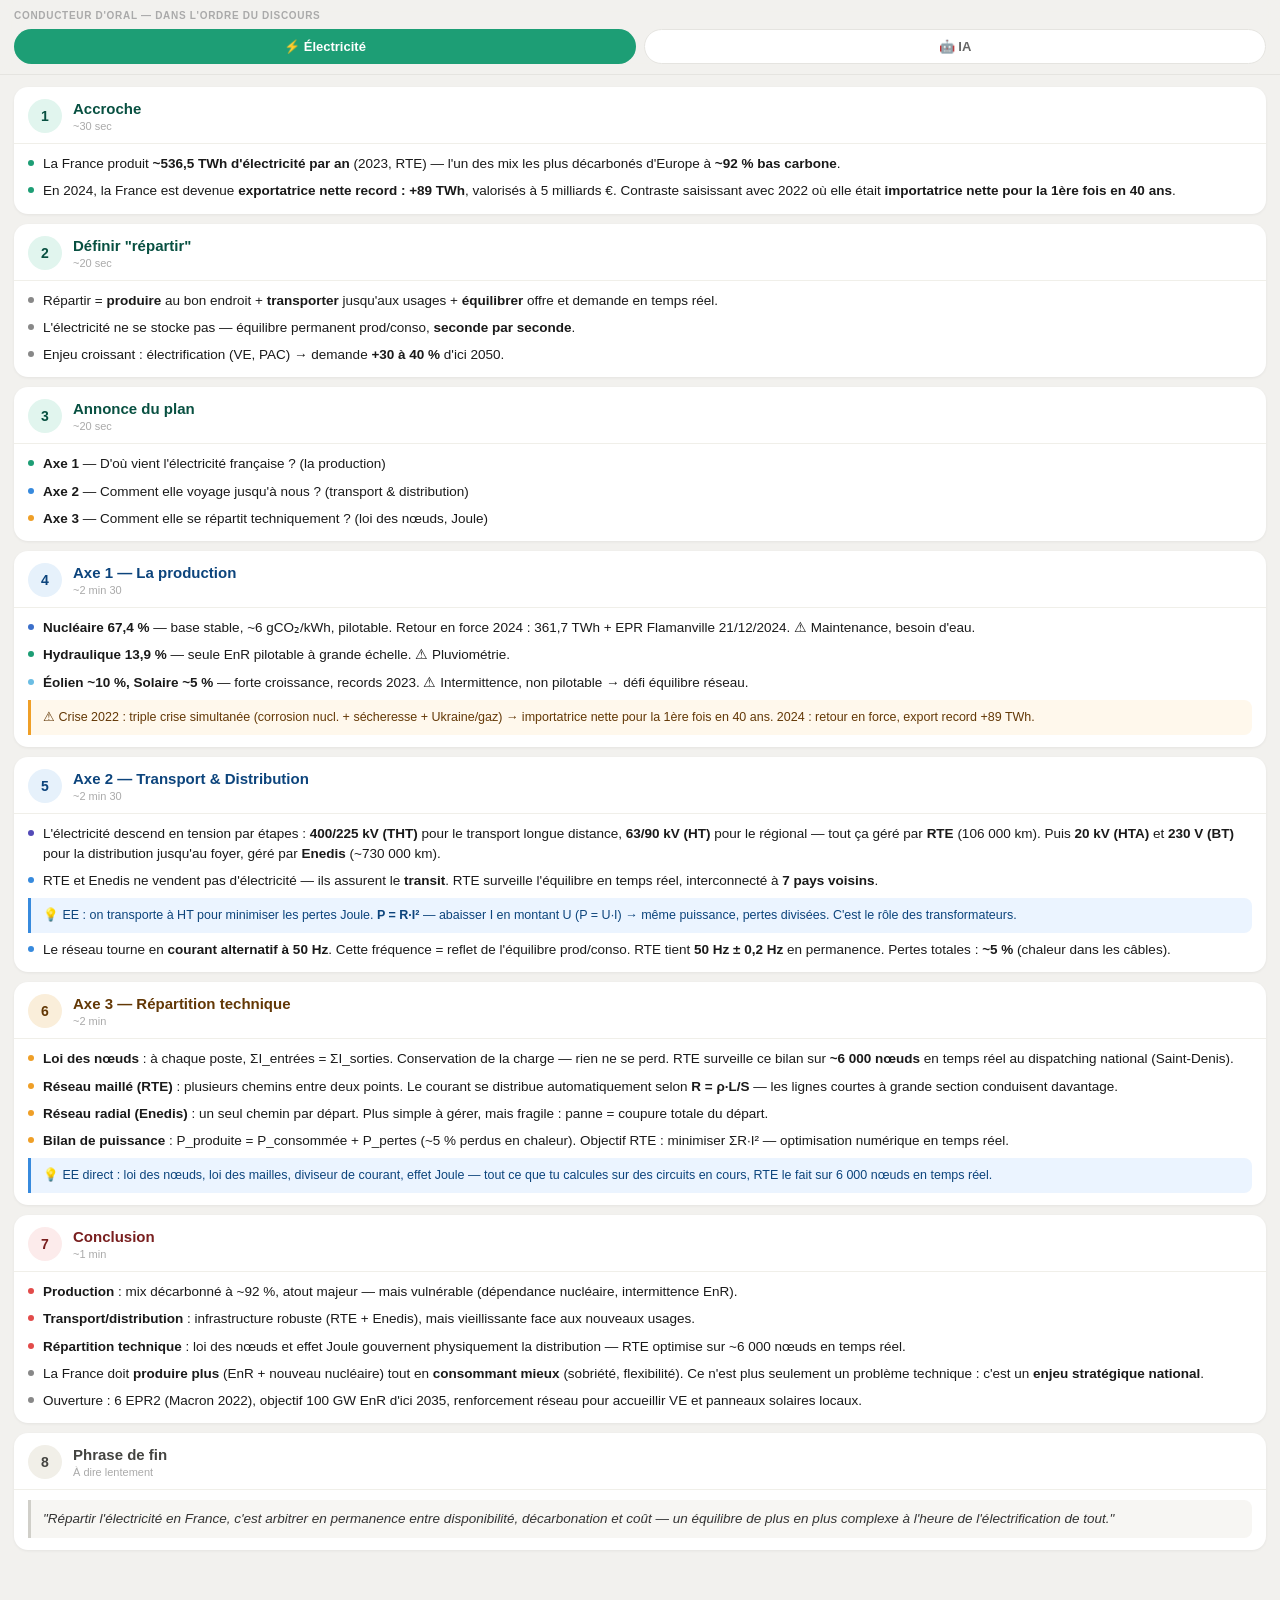
<file: fiches_conducteur.html>
<!DOCTYPE html>
<html lang="fr">
<head>
<meta charset="UTF-8">
<meta name="viewport" content="width=device-width, initial-scale=1.0">
<meta name="apple-mobile-web-app-capable" content="yes">
<title>Conducteur d'oral</title>
<style>
  * { box-sizing: border-box; margin: 0; padding: 0; -webkit-tap-highlight-color: transparent; }
  body { font-family: -apple-system, BlinkMacSystemFont, 'Helvetica Neue', sans-serif; background: #F2F1EE; color: #1a1a1a; min-height: 100vh; padding-bottom: 32px; }

  .top-bar { position: sticky; top: 0; z-index: 100; background: rgba(242,241,238,0.95); backdrop-filter: blur(12px); padding: 10px 14px 0; border-bottom: 0.5px solid #E5E4E0; }
  .top-label { font-size: 10px; font-weight: 700; letter-spacing: 0.07em; text-transform: uppercase; color: #aaa; margin-bottom: 8px; }
  .tabs { display: flex; gap: 8px; padding-bottom: 10px; }
  .tab { flex: 1; padding: 9px; border-radius: 20px; border: 1px solid #E5E4E0; background: white; font-size: 13px; font-weight: 600; color: #666; cursor: pointer; text-align: center; }
  .tab.t0.active { background: #1D9E75; color: white; border-color: transparent; }
  .tab.t1.active { background: #534AB7; color: white; border-color: transparent; }

  .page { display: none; padding: 12px 14px; }
  .page.active { display: block; }

  /* Step block */
  .step { background: white; border-radius: 14px; margin-bottom: 10px; overflow: hidden; box-shadow: 0 1px 3px rgba(0,0,0,0.06); }
  .step-header { display: flex; align-items: center; gap: 11px; padding: 12px 14px 10px; border-bottom: 0.5px solid #F0EFE9; }
  .step-num { width: 34px; height: 34px; border-radius: 50%; display: flex; align-items: center; justify-content: center; font-size: 14px; font-weight: 800; flex-shrink: 0; }
  .step-title { font-size: 15px; font-weight: 700; line-height: 1.2; }
  .step-time { font-size: 11px; color: #aaa; margin-top: 2px; }
  .step-body { padding: 10px 14px 12px; display: flex; flex-direction: column; gap: 7px; }

  /* Points */
  .pt { display: flex; gap: 9px; align-items: flex-start; font-size: 13.5px; line-height: 1.5; }
  .pt-dot { width: 6px; height: 6px; border-radius: 50%; flex-shrink: 0; margin-top: 6px; }
  .pt-text { flex: 1; }
  .pt-text b { font-weight: 700; }

  /* Number chips inline */
  .chip { display: inline-block; font-weight: 700; font-size: 12px; padding: 1px 7px; border-radius: 10px; margin: 0 1px; }

  /* Tip */
  .tip { background: #EBF4FF; border-left: 3px solid #378ADD; border-radius: 0 8px 8px 0; padding: 8px 12px; font-size: 12.5px; color: #0C447C; line-height: 1.5; }
  .warn { background: #FFF8EC; border-left: 3px solid #EF9F27; border-radius: 0 8px 8px 0; padding: 8px 12px; font-size: 12.5px; color: #633806; line-height: 1.5; }

  /* Phrase finale */
  .phrase { font-style: italic; font-size: 13.5px; color: #333; line-height: 1.6; border-left: 3px solid #D0CFC9; padding: 8px 12px; background: #F7F6F3; border-radius: 0 8px 8px 0; }
</style>
</head>
<body>

<div class="top-bar">
  <div class="top-label">Conducteur d'oral — dans l'ordre du discours</div>
  <div class="tabs">
    <button class="tab t0 active" onclick="show(0)">⚡ Électricité</button>
    <button class="tab t1" onclick="show(1)">🤖 IA</button>
  </div>
</div>

<!-- ══════════ ÉLECTRICITÉ ══════════ -->
<div class="page active" id="p0">

  <!-- ÉTAPE 1 -->
  <div class="step">
    <div class="step-header">
      <div class="step-num" style="background:#E1F5EE;color:#085041;">1</div>
      <div>
        <div class="step-title" style="color:#085041;">Accroche</div>
        <div class="step-time">~30 sec</div>
      </div>
    </div>
    <div class="step-body">
      <div class="pt"><span class="pt-dot" style="background:#1D9E75;"></span><span class="pt-text">La France produit <b>~536,5 TWh d'électricité par an</b> (2023, RTE) — l'un des mix les plus décarbonés d'Europe à <b>~92 % bas carbone</b>.</span></div>
      <div class="pt"><span class="pt-dot" style="background:#1D9E75;"></span><span class="pt-text">En 2024, la France est devenue <b>exportatrice nette record : +89 TWh</b>, valorisés à 5 milliards €. Contraste saisissant avec 2022 où elle était <b>importatrice nette pour la 1ère fois en 40 ans</b>.</span></div>
    </div>
  </div>

  <!-- ÉTAPE 2 -->
  <div class="step">
    <div class="step-header">
      <div class="step-num" style="background:#E1F5EE;color:#085041;">2</div>
      <div>
        <div class="step-title" style="color:#085041;">Définir "répartir"</div>
        <div class="step-time">~20 sec</div>
      </div>
    </div>
    <div class="step-body">
      <div class="pt"><span class="pt-dot" style="background:#888;"></span><span class="pt-text">Répartir = <b>produire</b> au bon endroit + <b>transporter</b> jusqu'aux usages + <b>équilibrer</b> offre et demande en temps réel.</span></div>
      <div class="pt"><span class="pt-dot" style="background:#888;"></span><span class="pt-text">L'électricité ne se stocke pas — équilibre permanent prod/conso, <b>seconde par seconde</b>.</span></div>
      <div class="pt"><span class="pt-dot" style="background:#888;"></span><span class="pt-text">Enjeu croissant : électrification (VE, PAC) → demande <b>+30 à 40 %</b> d'ici 2050.</span></div>
    </div>
  </div>

  <!-- ÉTAPE 3 -->
  <div class="step">
    <div class="step-header">
      <div class="step-num" style="background:#E1F5EE;color:#085041;">3</div>
      <div>
        <div class="step-title" style="color:#085041;">Annonce du plan</div>
        <div class="step-time">~20 sec</div>
      </div>
    </div>
    <div class="step-body">
      <div class="pt"><span class="pt-dot" style="background:#1D9E75;"></span><span class="pt-text"><b>Axe 1</b> — D'où vient l'électricité française ? (la production)</span></div>
      <div class="pt"><span class="pt-dot" style="background:#378ADD;"></span><span class="pt-text"><b>Axe 2</b> — Comment elle voyage jusqu'à nous ? (transport & distribution)</span></div>
      <div class="pt"><span class="pt-dot" style="background:#EF9F27;"></span><span class="pt-text"><b>Axe 3</b> — Comment elle se répartit techniquement ? (loi des nœuds, Joule)</span></div>
    </div>
  </div>

  <!-- ÉTAPE 4 -->
  <div class="step">
    <div class="step-header">
      <div class="step-num" style="background:#E6F1FB;color:#0C447C;">4</div>
      <div>
        <div class="step-title" style="color:#0C447C;">Axe 1 — La production</div>
        <div class="step-time">~2 min 30</div>
      </div>
    </div>
    <div class="step-body">
      <div class="pt"><span class="pt-dot" style="background:#3B6FCA;"></span><span class="pt-text"><b>Nucléaire 67,4 %</b> — base stable, ~6 gCO₂/kWh, pilotable. Retour en force 2024 : 361,7 TWh + EPR Flamanville 21/12/2024. ⚠ Maintenance, besoin d'eau.</span></div>
      <div class="pt"><span class="pt-dot" style="background:#1D9E75;"></span><span class="pt-text"><b>Hydraulique 13,9 %</b> — seule EnR pilotable à grande échelle. ⚠ Pluviométrie.</span></div>
      <div class="pt"><span class="pt-dot" style="background:#6BBDE3;"></span><span class="pt-text"><b>Éolien ~10 %, Solaire ~5 %</b> — forte croissance, records 2023. ⚠ Intermittence, non pilotable → défi équilibre réseau.</span></div>
      <div class="warn">⚠ Crise 2022 : triple crise simultanée (corrosion nucl. + sécheresse + Ukraine/gaz) → importatrice nette pour la 1ère fois en 40 ans. 2024 : retour en force, export record +89 TWh.</div>
    </div>
  </div>

  <!-- ÉTAPE 5 -->
  <div class="step">
    <div class="step-header">
      <div class="step-num" style="background:#E6F1FB;color:#0C447C;">5</div>
      <div>
        <div class="step-title" style="color:#0C447C;">Axe 2 — Transport & Distribution</div>
        <div class="step-time">~2 min 30</div>
      </div>
    </div>
    <div class="step-body">
      <div class="pt"><span class="pt-dot" style="background:#534AB7;"></span><span class="pt-text">L'électricité descend en tension par étapes : <b>400/225 kV (THT)</b> pour le transport longue distance, <b>63/90 kV (HT)</b> pour le régional — tout ça géré par <b>RTE</b> (106 000 km). Puis <b>20 kV (HTA)</b> et <b>230 V (BT)</b> pour la distribution jusqu'au foyer, géré par <b>Enedis</b> (~730 000 km).</span></div>
      <div class="pt"><span class="pt-dot" style="background:#378ADD;"></span><span class="pt-text">RTE et Enedis ne vendent pas d'électricité — ils assurent le <b>transit</b>. RTE surveille l'équilibre en temps réel, interconnecté à <b>7 pays voisins</b>.</span></div>
      <div class="tip">💡 EE : on transporte à HT pour minimiser les pertes Joule. <b>P = R·I²</b> — abaisser I en montant U (P = U·I) → même puissance, pertes divisées. C'est le rôle des transformateurs.</div>
      <div class="pt"><span class="pt-dot" style="background:#378ADD;"></span><span class="pt-text">Le réseau tourne en <b>courant alternatif à 50 Hz</b>. Cette fréquence = reflet de l'équilibre prod/conso. RTE tient <b>50 Hz ± 0,2 Hz</b> en permanence. Pertes totales : <b>~5 %</b> (chaleur dans les câbles).</span></div>
    </div>
  </div>

  <!-- ÉTAPE 6 -->
  <div class="step">
    <div class="step-header">
      <div class="step-num" style="background:#FAEEDA;color:#633806;">6</div>
      <div>
        <div class="step-title" style="color:#633806;">Axe 3 — Répartition technique</div>
        <div class="step-time">~2 min</div>
      </div>
    </div>
    <div class="step-body">
      <div class="pt"><span class="pt-dot" style="background:#EF9F27;"></span><span class="pt-text"><b>Loi des nœuds</b> : à chaque poste, ΣI_entrées = ΣI_sorties. Conservation de la charge — rien ne se perd. RTE surveille ce bilan sur <b>~6 000 nœuds</b> en temps réel au dispatching national (Saint-Denis).</span></div>
      <div class="pt"><span class="pt-dot" style="background:#EF9F27;"></span><span class="pt-text"><b>Réseau maillé (RTE)</b> : plusieurs chemins entre deux points. Le courant se distribue automatiquement selon <b>R = ρ·L/S</b> — les lignes courtes à grande section conduisent davantage.</span></div>
      <div class="pt"><span class="pt-dot" style="background:#EF9F27;"></span><span class="pt-text"><b>Réseau radial (Enedis)</b> : un seul chemin par départ. Plus simple à gérer, mais fragile : panne = coupure totale du départ.</span></div>
      <div class="pt"><span class="pt-dot" style="background:#EF9F27;"></span><span class="pt-text"><b>Bilan de puissance</b> : P_produite = P_consommée + P_pertes (~5 % perdus en chaleur). Objectif RTE : minimiser ΣR·I² — optimisation numérique en temps réel.</span></div>
      <div class="tip">💡 EE direct : loi des nœuds, loi des mailles, diviseur de courant, effet Joule — tout ce que tu calcules sur des circuits en cours, RTE le fait sur 6 000 nœuds en temps réel.</div>
    </div>
  </div>

  <!-- ÉTAPE 7 -->
  <div class="step">
    <div class="step-header">
      <div class="step-num" style="background:#FCEBEB;color:#791F1F;">7</div>
      <div>
        <div class="step-title" style="color:#791F1F;">Conclusion</div>
        <div class="step-time">~1 min</div>
      </div>
    </div>
    <div class="step-body">
      <div class="pt"><span class="pt-dot" style="background:#E24B4A;"></span><span class="pt-text"><b>Production</b> : mix décarbonné à ~92 %, atout majeur — mais vulnérable (dépendance nucléaire, intermittence EnR).</span></div>
      <div class="pt"><span class="pt-dot" style="background:#E24B4A;"></span><span class="pt-text"><b>Transport/distribution</b> : infrastructure robuste (RTE + Enedis), mais vieillissante face aux nouveaux usages.</span></div>
      <div class="pt"><span class="pt-dot" style="background:#E24B4A;"></span><span class="pt-text"><b>Répartition technique</b> : loi des nœuds et effet Joule gouvernent physiquement la distribution — RTE optimise sur ~6 000 nœuds en temps réel.</span></div>
      <div class="pt"><span class="pt-dot" style="background:#888;"></span><span class="pt-text">La France doit <b>produire plus</b> (EnR + nouveau nucléaire) tout en <b>consommant mieux</b> (sobriété, flexibilité). Ce n'est plus seulement un problème technique : c'est un <b>enjeu stratégique national</b>.</span></div>
      <div class="pt"><span class="pt-dot" style="background:#888;"></span><span class="pt-text">Ouverture : 6 EPR2 (Macron 2022), objectif 100 GW EnR d'ici 2035, renforcement réseau pour accueillir VE et panneaux solaires locaux.</span></div>
    </div>
  </div>

  <!-- ÉTAPE 8 -->
  <div class="step">
    <div class="step-header">
      <div class="step-num" style="background:#F1EFE8;color:#444441;">8</div>
      <div>
        <div class="step-title" style="color:#444441;">Phrase de fin</div>
        <div class="step-time">À dire lentement</div>
      </div>
    </div>
    <div class="step-body">
      <div class="phrase">"Répartir l'électricité en France, c'est arbitrer en permanence entre disponibilité, décarbonation et coût — un équilibre de plus en plus complexe à l'heure de l'électrification de tout."</div>
    </div>
  </div>

</div>

<!-- ══════════ IA ══════════ -->
<div class="page" id="p1">

  <!-- ÉTAPE 1 -->
  <div class="step">
    <div class="step-header">
      <div class="step-num" style="background:#EEEDFE;color:#3C3489;">1</div>
      <div>
        <div class="step-title" style="color:#3C3489;">Accroche</div>
        <div class="step-time">~30 sec</div>
      </div>
    </div>
    <div class="step-body">
      <div class="pt"><span class="pt-dot" style="background:#534AB7;"></span><span class="pt-text">Entraîner GPT-3, ça a produit <b>552 tonnes de CO₂</b> — soit <b>5 allers-retours New York–San Francisco en avion</b>. <em>(Patterson et al., 2021)</em></span></div>
      <div class="pt"><span class="pt-dot" style="background:#534AB7;"></span><span class="pt-text">Le numérique représente déjà <b>~4 % des émissions mondiales de gaz à effet de serre</b> — autant que l'aviation civile. <em>(The Shift Project, 2023)</em></span></div>
    </div>
  </div>

  <!-- ÉTAPE 2 -->
  <div class="step">
    <div class="step-header">
      <div class="step-num" style="background:#EEEDFE;color:#3C3489;">2</div>
      <div>
        <div class="step-title" style="color:#3C3489;">Définir l'IA</div>
        <div class="step-time">~20 sec</div>
      </div>
    </div>
    <div class="step-body">
      <div class="pt"><span class="pt-dot" style="background:#888;"></span><span class="pt-text">Systèmes qui apprennent sur des données pour classer, générer, prédire.</span></div>
      <div class="pt"><span class="pt-dot" style="background:#888;"></span><span class="pt-text">Deux phases : <b>entraînement</b> (coûteux, ponctuel) et <b>inférence</b> (moins intense par requête, mais continu et massif).</span></div>
      <div class="pt"><span class="pt-dot" style="background:#888;"></span><span class="pt-text">Repose sur une infrastructure physique : terminaux, réseaux, data centers.</span></div>
    </div>
  </div>

  <!-- ÉTAPE 3 -->
  <div class="step">
    <div class="step-header">
      <div class="step-num" style="background:#EEEDFE;color:#3C3489;">3</div>
      <div>
        <div class="step-title" style="color:#3C3489;">Annonce du plan</div>
        <div class="step-time">~20 sec</div>
      </div>
    </div>
    <div class="step-body">
      <div class="pt"><span class="pt-dot" style="background:#1D9E75;"></span><span class="pt-text"><b>Axe 1</b> — Impact environnemental : CO₂, eau, déchets électroniques.</span></div>
      <div class="pt"><span class="pt-dot" style="background:#378ADD;"></span><span class="pt-text"><b>Axe 2</b> — Impact énergétique : toute la chaîne de consommation.</span></div>
      <div class="pt"><span class="pt-dot" style="background:#EF9F27;"></span><span class="pt-text"><b>Axe 3</b> — Impact économique : marché, emploi, bénéfices et fractures.</span></div>
    </div>
  </div>

  <!-- ÉTAPE 4 -->
  <div class="step">
    <div class="step-header">
      <div class="step-num" style="background:#E1F5EE;color:#085041;">4</div>
      <div>
        <div class="step-title" style="color:#085041;">Axe 1 — Impact environnemental</div>
        <div class="step-time">~2 min 30</div>
      </div>
    </div>
    <div class="step-body">
      <div class="pt"><span class="pt-dot" style="background:#1D9E75;"></span><span class="pt-text"><b>Empreinte carbone</b> : 552 t CO₂ pour GPT-3. L'empreinte dépend fortement du mix électrique local — un data center en Islande (géothermie) vs Pologne (charbon), c'est ×10 pour le même calcul. GPT-4 : plusieurs milliers de tonnes.</span></div>
      <div class="pt"><span class="pt-dot" style="background:#1D9E75;"></span><span class="pt-text"><b>Eau</b> : 700 000 L pour entraîner GPT-3 (Li et al., 2023). Refroidissement par tours d'eau. Problème de stress hydrique local — certains data centers sont en zones arides.</span></div>
      <div class="pt"><span class="pt-dot" style="background:#1D9E75;"></span><span class="pt-text"><b>E-waste</b> : 62 Mt/an pour tout le numérique (ONU 2022). Les GPU sont renouvelés tous les 2–3 ans, utilisent des matières rares (cobalt, lithium). Seulement ~20 % des e-déchets traités correctement. En EE, on parle d'ACV : la fabrication d'un GPU représente parfois plus d'impact que son usage.</span></div>
      <div class="warn">⚠ Nuance à toujours glisser : l'IA est aussi une solution — DeepMind a réduit la consommation de refroidissement de Google de <b>40 %</b>. Elle aide la modélisation climatique et l'optimisation des réseaux électriques. C'est le paradoxe central.</div>
    </div>
  </div>

  <!-- ÉTAPE 5 -->
  <div class="step">
    <div class="step-header">
      <div class="step-num" style="background:#E6F1FB;color:#0C447C;">5</div>
      <div>
        <div class="step-title" style="color:#0C447C;">Axe 2 — Impact énergétique</div>
        <div class="step-time">~2 min 30</div>
      </div>
    </div>
    <div class="step-body">
      <div class="pt"><span class="pt-dot" style="background:#378ADD;"></span><span class="pt-text"><b>Toute la chaîne consomme</b> : terminal → WiFi/4G/5G → backbone Internet → data center. Les réseaux de télécoms consomment à eux seuls <b>~200 TWh/an</b> (IEA), séparément des data centers.</span></div>
      <div class="pt"><span class="pt-dot" style="background:#378ADD;"></span><span class="pt-text"><b>PUE (Power Usage Effectiveness)</b> = énergie totale du data center ÷ énergie utile au calcul. <b>1,0</b> = idéal impossible / <b>1,1</b> = Google / <b>1,5</b> = moyenne industrie / <b>2,0</b> = vieux centres. Exemple concret : PUE 1,5 → 100 kW de calcul + 50 kW gaspillés (climatisation ~40 % + conversions). En EE, le PUE c'est simplement un <b>rendement</b>.</span></div>
      <div class="pt"><span class="pt-dot" style="background:#378ADD;"></span><span class="pt-text"><b>Entraînement vs inférence</b> : l'entraînement est ponctuel mais intense (semaines sur des milliers de GPU = <b>puissance de crête</b>). L'inférence consomme ×10 une recherche Google par requête, mais des milliards de requêtes par jour → l'impact total de l'inférence dépasse celui de l'entraînement. C'est le <b>régime permanent</b>.</span></div>
      <div class="pt"><span class="pt-dot" style="background:#378ADD;"></span><span class="pt-text">Les data centers consommaient <b>415 TWh en 2024</b> → projection <b>945 TWh d'ici 2030</b> (IEA, rapport "Energy and AI", 2025). Croissance +12 %/an depuis 2017.</span></div>
    </div>
  </div>

  <!-- ÉTAPE 6 -->
  <div class="step">
    <div class="step-header">
      <div class="step-num" style="background:#FAEEDA;color:#633806;">6</div>
      <div>
        <div class="step-title" style="color:#633806;">Axe 3 — Impact économique</div>
        <div class="step-time">~2 min</div>
      </div>
    </div>
    <div class="step-body">
      <div class="pt"><span class="pt-dot" style="background:#EF9F27;"></span><span class="pt-text"><b>Marché</b> : ~200 Md$ en 2023, projeté >1 800 Md$ en 2030 (Statista). Nvidia ×8 en bourse entre 2022 et 2024. Nouvelles industries créées : cloud IA, MLOps, prompt engineering, cybersécurité IA.</span></div>
      <div class="pt"><span class="pt-dot" style="background:#EF9F27;"></span><span class="pt-text"><b>Emploi</b> : le FMI estime 40 % des emplois "exposés" en 2024 — mais exposés ≠ perdus. Certains seront augmentés, d'autres transformés. Le vrai risque : une <b>transition inégale</b> selon les pays et les niveaux de qualification.</span></div>
      <div class="pt"><span class="pt-dot" style="background:#EF9F27;"></span><span class="pt-text"><b>Bénéfices</b> : gains de productivité estimés 2 600–4 400 Md$/an (McKinsey, 2023). Mais ces gains sont concentrés chez les géants tech → <b>fracture numérique</b> Nord/Sud.</span></div>
    </div>
  </div>

  <!-- ÉTAPE 7 -->
  <div class="step">
    <div class="step-header">
      <div class="step-num" style="background:#FCEBEB;color:#791F1F;">7</div>
      <div>
        <div class="step-title" style="color:#791F1F;">Conclusion</div>
        <div class="step-time">~1 min</div>
      </div>
    </div>
    <div class="step-body">
      <div class="pt"><span class="pt-dot" style="background:#E24B4A;"></span><span class="pt-text"><b>Environnemental</b> : impact réel (CO₂, eau, e-waste) — mais très dépendant des choix de localisation et du mix énergétique.</span></div>
      <div class="pt"><span class="pt-dot" style="background:#E24B4A;"></span><span class="pt-text"><b>Énergétique</b> : toute la chaîne consomme (réseau inclus). PUE en amélioration, mais demande ×2,3 d'ici 2030 (IEA).</span></div>
      <div class="pt"><span class="pt-dot" style="background:#E24B4A;"></span><span class="pt-text"><b>Économique</b> : moteur de croissance, mais gains concentrés et risque de fracture numérique.</span></div>
      <div class="pt"><span class="pt-dot" style="background:#888;"></span><span class="pt-text">L'IA est à la fois <b>cause</b> et <b>solution potentielle</b>. La question n'est pas "faut-il l'IA ?" mais comment la développer durablement. Pistes : IA frugale (Mistral, Phi-3), data centers à énergie verte, AI Act européen 2024, sobriété numérique.</span></div>
    </div>
  </div>

  <!-- ÉTAPE 8 -->
  <div class="step">
    <div class="step-header">
      <div class="step-num" style="background:#F1EFE8;color:#444441;">8</div>
      <div>
        <div class="step-title" style="color:#444441;">Phrase de fin</div>
        <div class="step-time">À dire lentement</div>
      </div>
    </div>
    <div class="step-body">
      <div class="phrase">"L'IA restera une opportunité ou deviendra une contrainte selon les choix que nos sociétés feront dans les 10 prochaines années."</div>
    </div>
  </div>

</div>

<script>
  function show(n) {
    document.querySelectorAll('.tab').forEach((t,i) => t.classList.toggle('active', i===n));
    document.querySelectorAll('.page').forEach((p,i) => p.classList.toggle('active', i===n));
  }
</script>
</body>
</html>
</file>
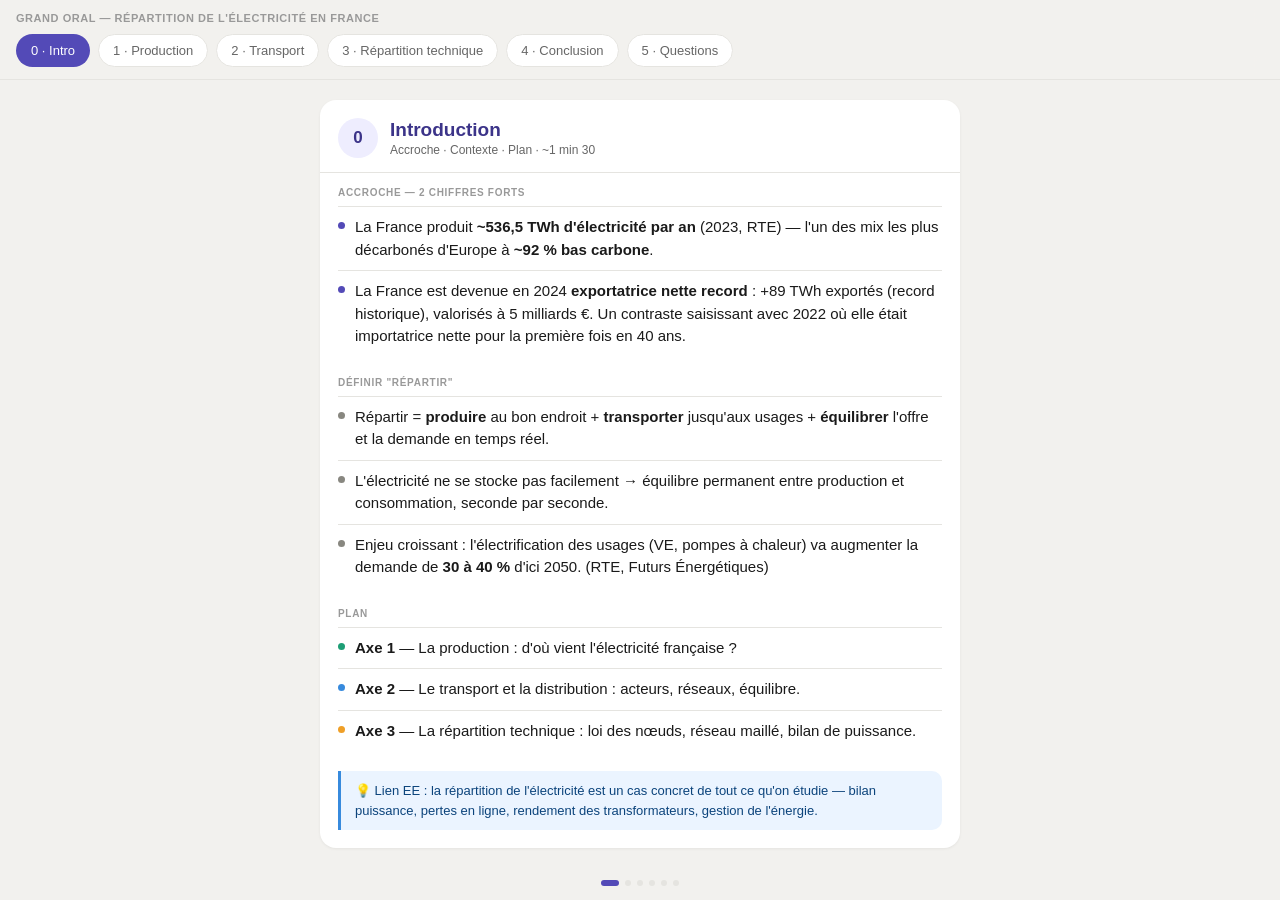
<file: fiches_electricite.html>
<!DOCTYPE html>
<html lang="fr">
<head>
<meta charset="UTF-8">
<meta name="viewport" content="width=device-width, initial-scale=1.0">
<meta name="apple-mobile-web-app-capable" content="yes">
<meta name="apple-mobile-web-app-status-bar-style" content="default">
<meta name="apple-mobile-web-app-title" content="Grand Oral Électricité">
<title>Grand Oral — Répartition de l'électricité en France</title>
<style>
  * { box-sizing: border-box; margin: 0; padding: 0; -webkit-tap-highlight-color: transparent; }
  :root {
    --purple:#534AB7; --purple-bg:#EEEDFE; --purple-text:#3C3489;
    --teal:#1D9E75;   --teal-bg:#E1F5EE;   --teal-text:#085041;
    --blue:#378ADD;   --blue-bg:#E6F1FB;   --blue-text:#0C447C;
    --amber:#EF9F27;  --amber-bg:#FAEEDA;  --amber-text:#633806;
    --red:#E24B4A;    --red-bg:#FCEBEB;    --red-text:#791F1F;
    --gray:#888780;   --gray-bg:#F1EFE8;   --gray-text:#444441;
    --border:#E5E4E0; --text:#1a1a1a; --text-sec:#666; --text-ter:#999;
    --bg:#ffffff; --bg-sec:#F7F6F3;
    /* spacing tokens — remplacés en paysage */
    --pad: 16px;
    --gap: 16px;
    --header-pad: 18px 18px 14px;
    --body-pad: 14px 18px 18px;
    --num-size: 40px;
    --num-font: 17px;
    --title-font: 17px;
    --sub-font: 12px;
    --li-font: 14px;
    --card-val-font: 20px;
    --card-label-font: 11px;
    --tip-font: 13px;
    --tension-font: 12.5px;
    --tension-badge-font: 12px;
    --q-q-font: 15px;
    --q-a-font: 13px;
    --section-font: 10px;
  }

  /* ── Paysage (phone en horizontal) ── */
  @media (max-height: 520px) {
    :root {
      --pad: 10px;
      --gap: 10px;
      --header-pad: 10px 14px 8px;
      --body-pad: 10px 14px 12px;
      --num-size: 32px;
      --num-font: 14px;
      --title-font: 15px;
      --sub-font: 11px;
      --li-font: 13px;
      --card-val-font: 16px;
      --card-label-font: 10px;
      --tip-font: 12px;
      --tension-font: 11.5px;
      --tension-badge-font: 11px;
      --q-q-font: 13px;
      --q-a-font: 12px;
      --section-font: 9px;
    }
    .top-title { display: none; }
    .nav-scroll { padding-bottom: 8px; }
    .top-bar { padding: 8px 12px 0; }
    .progress { padding: 8px 0 2px; }
    .fiche-body { gap: var(--gap); }
  }

  /* ── Très petits écrans portrait (≤ 360px) ── */
  @media (max-width: 360px) {
    :root {
      --pad: 12px;
      --gap: 12px;
      --card-val-font: 17px;
      --title-font: 15px;
      --li-font: 13px;
    }
    .cards { grid-template-columns: 1fr; }
    .tension-row { flex-wrap: wrap; }
  }

  /* ── Tablette / desktop (≥ 600px) ── */
  @media (min-width: 600px) {
    :root {
      --pad: 20px;
      --gap: 20px;
      --card-val-font: 22px;
      --title-font: 19px;
      --li-font: 15px;
      --q-q-font: 16px;
      --q-a-font: 14px;
    }
    .fiche { max-width: 680px; margin: 0 auto; }
    .cards { grid-template-columns: repeat(4, 1fr); }
  }

  body {
    font-family:-apple-system,BlinkMacSystemFont,'Helvetica Neue',sans-serif;
    background:#F2F1EE; color:var(--text); min-height:100vh;
    padding-bottom:env(safe-area-inset-bottom); overflow-x:hidden;
  }
  .top-bar {
    position:sticky; top:0; z-index:100;
    background:rgba(242,241,238,0.92);
    backdrop-filter:blur(12px); -webkit-backdrop-filter:blur(12px);
    padding:12px 16px 0; border-bottom:0.5px solid var(--border);
  }
  .top-title { font-size:11px; font-weight:600; letter-spacing:0.05em; text-transform:uppercase; color:var(--text-ter); margin-bottom:10px; }
  .nav-scroll { display:flex; gap:8px; overflow-x:auto; padding-bottom:12px; scrollbar-width:none; }
  .nav-scroll::-webkit-scrollbar { display:none; }
  .nav-btn {
    flex-shrink:0; padding:8px 14px; border-radius:20px;
    border:1px solid var(--border); background:white;
    font-size:13px; font-weight:500; color:var(--text-sec);
    cursor:pointer; transition:all 0.15s; white-space:nowrap;
  }
  .nav-btn.active { color:white; border-color:transparent; }

  .fiche { display:none; padding:var(--pad); }
  .fiche.active { display:block; }
  @keyframes slideInRight { from{opacity:0;transform:translateX(32px)} to{opacity:1;transform:translateX(0)} }
  @keyframes slideInLeft  { from{opacity:0;transform:translateX(-32px)} to{opacity:1;transform:translateX(0)} }
  .fiche.anim-right { animation:slideInRight 0.28s cubic-bezier(0.25,0.46,0.45,0.94); }
  .fiche.anim-left  { animation:slideInLeft  0.28s cubic-bezier(0.25,0.46,0.45,0.94); }

  .fiche-card { background:white; border-radius:16px; overflow:hidden; box-shadow:0 1px 3px rgba(0,0,0,0.06); }
  .fiche-header { padding:var(--header-pad); border-bottom:1px solid var(--border); display:flex; align-items:center; gap:12px; }
  .fiche-num { width:var(--num-size); height:var(--num-size); border-radius:50%; display:flex; align-items:center; justify-content:center; font-size:var(--num-font); font-weight:700; flex-shrink:0; }
  .fiche-title { font-size:var(--title-font); font-weight:700; line-height:1.2; }
  .fiche-subtitle { font-size:var(--sub-font); color:var(--text-sec); margin-top:2px; }
  .fiche-body { padding:var(--body-pad); display:flex; flex-direction:column; gap:var(--gap); }

  .section-label { font-size:var(--section-font); font-weight:700; letter-spacing:0.07em; text-transform:uppercase; color:var(--text-ter); margin-bottom:8px; }

  ul.pts { list-style:none; border-top:0.5px solid var(--border); }
  ul.pts li {
    display: flex;
    gap: 10px;
    align-items: flex-start;
    padding: 9px 0;
    border-bottom: 0.5px solid var(--border);
    font-size: var(--li-font);
    line-height: 1.5;
  }
  ul.pts li:last-child { border-bottom:none; }
  .dot { width:7px; height:7px; border-radius:50%; flex-shrink:0; margin-top:6px; }
  .li-text { flex:1; min-width:0; word-break:break-word; }

  .cards { display:grid; grid-template-columns:1fr 1fr; gap:8px; }
  .card { background:var(--bg-sec); border-radius:10px; padding:10px 12px; border:0.5px solid var(--border); min-width:0; }
  .card-label { font-size:var(--card-label-font); color:var(--text-sec); margin-bottom:3px; line-height:1.3; }
  .card-val { font-size:var(--card-val-font); font-weight:700; line-height:1.1; word-break:break-word; }
  .card-ctx { font-size:10px; color:var(--text-ter); margin-top:3px; }

  .tip,.warn { border-radius:0 10px 10px 0; padding:10px 14px; font-size:var(--tip-font); line-height:1.5; }
  .tip  { background:#EBF4FF; border-left:3px solid var(--blue);  color:var(--blue-text); }
  .warn { background:#FFF8EC; border-left:3px solid var(--amber); color:var(--amber-text); }

  /* tension box */
  .tension-box { background:var(--bg-sec); border-radius:12px; padding:12px 14px; border:0.5px solid var(--border); }
  .tension-row { display:flex; align-items:flex-start; gap:10px; padding:7px 0; border-bottom:0.5px solid var(--border); }
  .tension-row:last-child { border-bottom:none; }
  .tension-badge { font-size:var(--tension-badge-font); font-weight:700; padding:3px 9px; border-radius:20px; white-space:nowrap; flex-shrink:0; margin-top:2px; }
  .tension-desc { font-size:var(--tension-font); color:var(--text-sec); line-height:1.4; min-width:0; }

  /* mix bar */
  .mix-bar { border-radius:8px; overflow:hidden; display:flex; height:16px; margin-bottom:8px; }
  .mix-bar-seg { height:100%; }
  .mix-legend { display:flex; flex-wrap:wrap; gap:6px 10px; }
  .mix-legend-item { display:flex; align-items:center; gap:5px; font-size:11px; color:var(--text-sec); white-space:nowrap; }
  .mix-dot { width:8px; height:8px; border-radius:50%; flex-shrink:0; }

  /* q&a */
  .q-item { background:var(--bg-sec); border-radius:10px; padding:11px 13px; border:0.5px solid var(--border); }
  .q-tag { font-size:10px; color:var(--text-ter); margin-bottom:3px; }
  .q-q { font-size:var(--q-q-font); font-weight:700; margin-bottom:5px; line-height:1.3; }
  .q-a { font-size:var(--q-a-font); color:#444; line-height:1.5; }
  .q-list { display:flex; flex-direction:column; gap:8px; }

  .progress { display:flex; justify-content:center; gap:6px; padding:12px 0 4px; }
  .prog-dot { width:6px; height:6px; border-radius:50%; background:var(--border); transition:all 0.2s; }
  .prog-dot.active { width:18px; border-radius:3px; }
</style>
</head>
<body>

<div class="top-bar">
  <div class="top-title">Grand Oral — Répartition de l'électricité en France</div>
  <div class="nav-scroll">
    <button class="nav-btn active" onclick="show(0)">0 · Intro</button>
    <button class="nav-btn" onclick="show(1)">1 · Production</button>
    <button class="nav-btn" onclick="show(2)">2 · Transport</button>
    <button class="nav-btn" onclick="show(3)">3 · Répartition technique</button>
    <button class="nav-btn" onclick="show(4)">4 · Conclusion</button>
    <button class="nav-btn" onclick="show(5)">5 · Questions</button>
  </div>
</div>

<!-- FICHE 0 : INTRO -->
<div class="fiche active" id="f0">
  <div class="fiche-card">
    <div class="fiche-header">
      <div class="fiche-num" style="background:var(--purple-bg);color:var(--purple-text);">0</div>
      <div>
        <div class="fiche-title" style="color:var(--purple-text);">Introduction</div>
        <div class="fiche-subtitle">Accroche · Contexte · Plan · ~1 min 30</div>
      </div>
    </div>
    <div class="fiche-body">
      <div>
        <div class="section-label">Accroche — 2 chiffres forts</div>
        <ul class="pts">
          <li><span class="dot" style="background:var(--purple);"></span><span class="li-text">La France produit <strong>~536,5 TWh d'électricité par an</strong> (2023, RTE) — l'un des mix les plus décarbonés d'Europe à <strong>~92 % bas carbone</strong>.</span></li>
          <li><span class="dot" style="background:var(--purple);"></span><span class="li-text">La France est devenue en 2024 <strong>exportatrice nette record</strong> : +89 TWh exportés (record historique), valorisés à 5 milliards €. Un contraste saisissant avec 2022 où elle était importatrice nette pour la première fois en 40 ans.</span></li>
        </ul>
      </div>
      <div>
        <div class="section-label">Définir "répartir"</div>
        <ul class="pts">
          <li><span class="dot" style="background:var(--gray);"></span><span class="li-text">Répartir = <strong>produire</strong> au bon endroit + <strong>transporter</strong> jusqu'aux usages + <strong>équilibrer</strong> l'offre et la demande en temps réel.</span></li>
          <li><span class="dot" style="background:var(--gray);"></span><span class="li-text">L'électricité ne se stocke pas facilement → équilibre permanent entre production et consommation, seconde par seconde.</span></li>
          <li><span class="dot" style="background:var(--gray);"></span><span class="li-text">Enjeu croissant : l'électrification des usages (VE, pompes à chaleur) va augmenter la demande de <strong>30 à 40 %</strong> d'ici 2050. (RTE, Futurs Énergétiques)</span></li>
        </ul>
      </div>
      <div>
        <div class="section-label">Plan</div>
        <ul class="pts">
          <li><span class="dot" style="background:var(--teal);"></span><span class="li-text"><strong>Axe 1</strong> — La production : d'où vient l'électricité française ?</span></li>
          <li><span class="dot" style="background:var(--blue);"></span><span class="li-text"><strong>Axe 2</strong> — Le transport et la distribution : acteurs, réseaux, équilibre.</span></li>
          <li><span class="dot" style="background:var(--amber);"></span><span class="li-text"><strong>Axe 3</strong> — La répartition technique : loi des nœuds, réseau maillé, bilan de puissance.</span></li>
        </ul>
      </div>
      <div class="tip">💡 Lien EE : la répartition de l'électricité est un cas concret de tout ce qu'on étudie — bilan puissance, pertes en ligne, rendement des transformateurs, gestion de l'énergie.</div>
    </div>
  </div>
</div>

<!-- FICHE 1 : PRODUCTION -->
<div class="fiche" id="f1">
  <div class="fiche-card">
    <div class="fiche-header">
      <div class="fiche-num" style="background:var(--teal-bg);color:var(--teal-text);">1</div>
      <div>
        <div class="fiche-title" style="color:var(--teal-text);">Axe 1 — La production</div>
        <div class="fiche-subtitle">Mix électrique · Atouts · Limites · ~2 min 30</div>
      </div>
    </div>
    <div class="fiche-body">
      <div class="cards">
        <div class="card"><div class="card-label">Production totale (2023)</div><div class="card-val" style="color:var(--teal-text);">536,5 TWh</div><div class="card-ctx">RTE, bilan 2024</div></div>
        <div class="card"><div class="card-label">Part bas carbone</div><div class="card-val" style="color:var(--teal-text);">~92 %</div><div class="card-ctx">Nucléaire + EnR, production nationale (RTE 2023)</div></div>
        <div class="card"><div class="card-label">Nucléaire (2023)</div><div class="card-val" style="color:var(--teal-text);">67,4 %</div><div class="card-ctx">57 réacteurs, 18 centrales (dont EPR Flamanville, déc. 2024)</div></div>
        <div class="card"><div class="card-label">EnR électrique</div><div class="card-val" style="color:var(--teal-text);">27,6 %</div><div class="card-ctx">Hydro 13,9%, Éolien ~10%, Solaire ~5%</div></div>
      </div>
      <div>
        <div class="section-label">Mix électrique 2023</div>
        <div class="mix-bar">
          <div class="mix-bar-seg" style="width:67%;background:#3B6FCA;"></div>
          <div class="mix-bar-seg" style="width:14%;background:#1D9E75;"></div>
          <div class="mix-bar-seg" style="width:10%;background:#6BBDE3;"></div>
          <div class="mix-bar-seg" style="width:5%;background:#F5C842;"></div>
          <div class="mix-bar-seg" style="width:2%;background:#8BC34A;"></div>
          <div class="mix-bar-seg" style="width:4%;background:#E24B4A;"></div>
        </div>
        <div class="mix-legend">
          <div class="mix-legend-item"><div class="mix-dot" style="background:#3B6FCA;"></div>Nucléaire 67,4%</div>
          <div class="mix-legend-item"><div class="mix-dot" style="background:#1D9E75;"></div>Hydraulique 13,9%</div>
          <div class="mix-legend-item"><div class="mix-dot" style="background:#6BBDE3;"></div>Éolien 10%</div>
          <div class="mix-legend-item"><div class="mix-dot" style="background:#F5C842;"></div>Solaire 5%</div>
          <div class="mix-legend-item"><div class="mix-dot" style="background:#8BC34A;"></div>Biomasse 2%</div>
          <div class="mix-legend-item"><div class="mix-dot" style="background:#E24B4A;"></div>Fossile ~3,7%</div>
        </div>
      </div>
      <div>
        <div class="section-label">Atouts &amp; limites de chaque filière</div>
        <ul class="pts">
          <li><span class="dot" style="background:#3B6FCA;"></span><span class="li-text"><strong>Nucléaire :</strong> base stable, faible CO₂ (~6 gCO₂/kWh). Retour en force en 2024 : 361,7 TWh + EPR de Flamanville couplé au réseau le 21 décembre 2024. Limite : maintenance, besoin d'eau (canicule).</span></li>
          <li><span class="dot" style="background:#1D9E75;"></span><span class="li-text"><strong>Hydraulique :</strong> seule EnR <strong>pilotable</strong> à grande échelle — on ouvre ou ferme les vannes selon la demande. Limite : dépend de la pluviométrie (2022 = sécheresse historique).</span></li>
          <li><span class="dot" style="background:#6BBDE3;"></span><span class="li-text"><strong>Éolien/Solaire :</strong> en forte croissance, records 2023. Limite : <strong>intermittence</strong> — production non pilotable, dépend de la météo → défi pour l'équilibre du réseau.</span></li>
        </ul>
      </div>
      <div class="warn">⚠️ La crise 2022 puis le rebond 2024 : en 2022, ~50 % du parc nucléaire à l'arrêt + sécheresse → France importatrice nette (1ère fois en 40 ans). En 2024, retour en force : 361,7 TWh nucléaires + hydraulique record (74,7 TWh) → exportatrice record. Illustration de la dépendance au nucléaire.</div>
    </div>
  </div>
</div>

<!-- FICHE 2 : TRANSPORT & DISTRIBUTION -->
<div class="fiche" id="f2">
  <div class="fiche-card">
    <div class="fiche-header">
      <div class="fiche-num" style="background:var(--blue-bg);color:var(--blue-text);">2</div>
      <div>
        <div class="fiche-title" style="color:var(--blue-text);">Axe 2 — Transport &amp; Distribution</div>
        <div class="fiche-subtitle">Niveaux de tension · Acteurs · Équilibre · ~2 min 30</div>
      </div>
    </div>
    <div class="fiche-body">
      <div>
        <div class="section-label">Les niveaux de tension — du producteur au foyer</div>
        <div class="tension-box">
          <div class="tension-row">
            <span class="tension-badge" style="background:#EEEDFE;color:#3C3489;">400 / 225 kV</span>
            <span class="tension-desc"><strong>Très Haute Tension (THT)</strong> — transport longue distance. Géré par <strong>RTE</strong> (106 000 km de lignes).</span>
          </div>
          <div class="tension-row">
            <span class="tension-badge" style="background:#E6F1FB;color:#0C447C;">63 / 90 kV</span>
            <span class="tension-desc"><strong>Haute Tension (HT)</strong> — transport régional. Toujours RTE. Alimentent les grandes industries et les postes sources.</span>
          </div>
          <div class="tension-row">
            <span class="tension-badge" style="background:#FAEEDA;color:#633806;">20 kV</span>
            <span class="tension-desc"><strong>Haute Tension A (HTA)</strong> — distribution. Géré par <strong>Enedis</strong> (~730 000 km de lignes). Alimente les quartiers, PME.</span>
          </div>
          <div class="tension-row">
            <span class="tension-badge" style="background:#E1F5EE;color:#085041;">230 / 400 V</span>
            <span class="tension-desc"><strong>Basse Tension (BT)</strong> — usage domestique et petits commerces. Enedis. Tension prise standard : 230 V.</span>
          </div>
        </div>
      </div>
      <div>
        <div class="section-label">Les acteurs clés</div>
        <ul class="pts">
          <li><span class="dot" style="background:var(--blue);"></span><span class="li-text"><strong>RTE</strong> (Réseau de Transport d'Électricité) : gère le réseau haute tension, surveille l'équilibre offre/demande en temps réel, gère les interconnexions avec les voisins (50+ lignes).</span></li>
          <li><span class="dot" style="background:var(--blue);"></span><span class="li-text"><strong>Enedis</strong> : gestionnaire du réseau de distribution (ex-ERDF). Déploie les compteurs <strong>Linky</strong> (~35 millions installés) qui permettent le pilotage fin de la consommation.</span></li>
          <li><span class="dot" style="background:var(--blue);"></span><span class="li-text"><strong>CRE</strong> (Commission de Régulation de l'Énergie) : régule le marché, fixe les tarifs d'accès au réseau (TURPE). <strong>ADEME</strong> : finance et accompagne la transition.</span></li>
        </ul>
      </div>
      <div>
        <div class="section-label">L'équilibre temps réel — concept clé</div>
        <ul class="pts">
          <li><span class="dot" style="background:var(--blue);"></span><span class="li-text">Le réseau fonctionne en <strong>courant alternatif à 50 Hz</strong>. Si la production dépasse la conso → fréquence monte. Déficit → fréquence descend. RTE doit maintenir 50 Hz ± 0,2 Hz en permanence.</span></li>
          <li><span class="dot" style="background:var(--blue);"></span><span class="li-text"><strong>Pertes en ligne :</strong> ~2,5 % sur le réseau transport (THT), ~5 % sur l'ensemble du réseau (transport + distribution). Liées à l'effet Joule dans les câbles → raison pour laquelle on transporte à très haute tension.</span></li>
          <li><span class="dot" style="background:var(--blue);"></span><span class="li-text"><strong>Interconnexions :</strong> la France est reliée à 7 pays voisins. Filet de sécurité en cas de déséquilibre, et source de revenus à l'export quand le nucléaire tourne à plein.</span></li>
        </ul>
      </div>
      <div class="tip">💡 EE : la haute tension pour le transport = minimiser les pertes Joule (P = R·I²). Abaisser I en montant U → même puissance, moins de pertes. C'est exactement le rôle des transformateurs.</div>
    </div>
  </div>
</div>

<!-- FICHE 3 : RÉPARTITION TECHNIQUE -->
<div class="fiche" id="f3">
  <div class="fiche-card">
    <div class="fiche-header">
      <div class="fiche-num" style="background:var(--amber-bg);color:var(--amber-text);">3</div>
      <div>
        <div class="fiche-title" style="color:var(--amber-text);">Axe 3 — La répartition technique</div>
        <div class="fiche-subtitle">Loi des nœuds · Maillé vs radial · Bilan · ~2 min</div>
      </div>
    </div>
    <div class="fiche-body">
      <div class="cards">
        <div class="card"><div class="card-label">Pertes totales réseau</div><div class="card-val" style="color:var(--amber-text);">~5 %</div><div class="card-ctx">Transport ~2,5 % + Distribution ~2,5 %</div></div>
        <div class="card"><div class="card-label">Résistivité alu (lignes HT)</div><div class="card-val" style="color:var(--amber-text);">2,7×10⁻⁸</div><div class="card-ctx">Ω·m — léger, utilisé en aérien</div></div>
        <div class="card"><div class="card-label">Formule résistance ligne</div><div class="card-val" style="color:var(--amber-text);">R = ρ·L/S</div><div class="card-ctx">ρ résistivité, L longueur, S section</div></div>
        <div class="card"><div class="card-label">Nœuds réseau RTE</div><div class="card-val" style="color:var(--amber-text);">~6 000</div><div class="card-ctx">Surveillés en temps réel (dispatching)</div></div>
      </div>
      <div>
        <div class="section-label">Loi des nœuds — principe de base</div>
        <ul class="pts">
          <li><span class="dot" style="background:var(--amber);"></span><span class="li-text">À chaque poste de transformation (nœud) : <strong>ΣI_entrées = ΣI_sorties</strong>. Conservation de la charge électrique — rien ne se perd, rien ne se crée.</span></li>
          <li><span class="dot" style="background:var(--amber);"></span><span class="li-text">Exemple : un poste 225 kV reçoit 300 A (ligne A) + 200 A (ligne B) → redistribue exactement 500 A vers les départs aval. RTE surveille ce bilan sur ~6 000 nœuds en temps réel au dispatching national (Saint-Denis).</span></li>
        </ul>
      </div>
      <div>
        <div class="section-label">Réseau maillé vs radial → répartition automatique</div>
        <ul class="pts">
          <li><span class="dot" style="background:var(--amber);"></span><span class="li-text"><strong>Transport RTE = maillé :</strong> plusieurs chemins possibles entre deux points. Le courant se distribue automatiquement selon R = ρ·L/S de chaque ligne — les lignes courtes à grande section conduisent davantage.</span></li>
          <li><span class="dot" style="background:var(--amber);"></span><span class="li-text"><strong>Distribution Enedis = radial :</strong> un seul chemin par départ — plus simple à gérer, mais moins robuste (panne = coupure totale du départ).</span></li>
          <li><span class="dot" style="background:var(--amber);"></span><span class="li-text"><strong>Diviseur de courant :</strong> deux lignes en parallèle → I₁/I₂ = R₂/R₁ (loi des mailles). Le courant emprunte préférentiellement le chemin de moindre résistance.</span></li>
        </ul>
      </div>
      <div>
        <div class="section-label">Effet Joule &amp; bilan de puissance national</div>
        <ul class="pts">
          <li><span class="dot" style="background:var(--amber);"></span><span class="li-text"><strong>P_pertes = R·I²</strong> sur chaque ligne. Bilan national : <strong>P_produite = P_consommée + P_pertes</strong> (~5 % du total perdus en chaleur dans les câbles).</span></li>
          <li><span class="dot" style="background:var(--amber);"></span><span class="li-text">Objectif RTE : calculer la répartition qui <strong>minimise ΣR·I²</strong> sur l'ensemble du réseau — problème d'optimisation résolu numériquement en temps réel par le dispatching.</span></li>
        </ul>
      </div>
      <div class="tip">💡 EE direct : loi des nœuds, loi des mailles, diviseur de courant, effet Joule — tout ce que tu calcules sur des circuits en cours, RTE le fait sur 6 000 nœuds en temps réel.</div>
    </div>
  </div>
</div>

<!-- FICHE 4 : CONCLUSION -->
<div class="fiche" id="f4">
  <div class="fiche-card">
    <div class="fiche-header">
      <div class="fiche-num" style="background:var(--red-bg);color:var(--red-text);">4</div>
      <div>
        <div class="fiche-title" style="color:var(--red-text);">Conclusion</div>
        <div class="fiche-subtitle">Bilan · Tensions · Ouverture · ~1 min</div>
      </div>
    </div>
    <div class="fiche-body">
      <div>
        <div class="section-label">Répondre à la problématique</div>
        <ul class="pts">
          <li><span class="dot" style="background:var(--red);"></span><span class="li-text"><strong>Production :</strong> mix décarbonné à 92 % — atout majeur, mais vulnérable (dépendance au nucléaire, intermittence des EnR).</span></li>
          <li><span class="dot" style="background:var(--red);"></span><span class="li-text"><strong>Transport/distribution :</strong> infrastructure robuste (RTE + Enedis), mais vieillissante et sous-investie face aux nouveaux usages.</span></li>
          <li><span class="dot" style="background:var(--red);"></span><span class="li-text"><strong>Répartition technique :</strong> la loi des nœuds et l'effet Joule gouvernent physiquement la distribution — RTE optimise ces flux sur ~6 000 nœuds en temps réel.</span></li>
        </ul>
      </div>
      <div>
        <div class="section-label">La tension centrale</div>
        <ul class="pts">
          <li><span class="dot" style="background:var(--gray);"></span><span class="li-text">La France doit <strong>produire plus</strong> (EnR + nouveau nucléaire) tout en <strong>consommant mieux</strong> (sobriété, flexibilité) pour réussir la transition électrique.</span></li>
          <li><span class="dot" style="background:var(--gray);"></span><span class="li-text">La répartition de l'électricité n'est plus seulement un problème technique : c'est un <strong>enjeu stratégique national</strong> — souveraineté énergétique, décarbonation, compétitivité industrielle.</span></li>
        </ul>
      </div>
      <div>
        <div class="section-label">Ouverture</div>
        <ul class="pts">
          <li><span class="dot" style="background:var(--gray);"></span><span class="li-text">Nouveau nucléaire (6 EPR2 annoncés par Macron en 2022). Objectif 100 GW d'EnR d'ici 2035. Renforcement du réseau de distribution pour accueillir l'injection locale des panneaux solaires et des VE.</span></li>
        </ul>
      </div>
      <div class="tip">🎯 <strong>Phrase de fin :</strong> "Répartir l'électricité en France, c'est arbitrer en permanence entre disponibilité, décarbonation et coût — un équilibre de plus en plus complexe à l'heure de l'électrification de tout."</div>
    </div>
  </div>
</div>

<!-- FICHE 5 : QUESTIONS -->
<div class="fiche" id="f5">
  <div class="fiche-card">
    <div class="fiche-header">
      <div class="fiche-num" style="background:var(--gray-bg);color:var(--gray-text);">5</div>
      <div>
        <div class="fiche-title" style="color:var(--gray-text);">Questions probables du jury</div>
        <div class="fiche-subtitle">10 min de Q&amp;A — 9 questions</div>
      </div>
    </div>
    <div class="fiche-body">
      <div class="q-list">
        <div class="q-item">
          <div class="q-tag">EE — concept fondamental</div>
          <div class="q-q">Pourquoi transporte-t-on l'électricité à très haute tension ?</div>
          <div class="q-a">Pour minimiser les pertes par effet Joule : P_pertes = R·I². En montant la tension (ex. 400 kV), on diminue l'intensité à puissance transmise égale (P = U·I), donc les pertes chutent drastiquement. C'est le rôle des transformateurs élévateurs en sortie de centrale et abaisseurs en arrivée chez le consommateur.</div>
        </div>
        <div class="q-item">
          <div class="q-tag">EE — concept fondamental</div>
          <div class="q-q">Qu'est-ce que la fréquence 50 Hz et pourquoi est-ce critique ?</div>
          <div class="q-a">Le réseau français fonctionne en courant alternatif à 50 Hz. Cette fréquence est le reflet direct de l'équilibre entre production et consommation : trop de production → fréquence monte, déficit → elle descend. RTE doit maintenir 50 Hz ± 0,2 Hz en permanence. En cas de déviation trop forte, les centrales se déconnectent automatiquement pour se protéger → risque de blackout en cascade.</div>
        </div>
        <div class="q-item">
          <div class="q-tag">Acteurs</div>
          <div class="q-q">Quelle est la différence entre RTE et Enedis ?</div>
          <div class="q-a">RTE gère le réseau de transport à haute et très haute tension (63 à 400 kV, 106 000 km) — c'est l'"autoroute" de l'électricité. Enedis gère la distribution (20 kV → 230 V, ~730 000 km) — ce sont les "routes départementales et communales". RTE est filiale d'EDF, Enedis aussi. Les deux sont des gestionnaires de réseau : ils n'achètent ni ne vendent d'électricité, ils assurent le transit.</div>
        </div>
        <div class="q-item">
          <div class="q-tag">Stockage</div>
          <div class="q-q">C'est quoi une STEP et pourquoi est-ce important ?</div>
          <div class="q-a">Station de Transfert d'Énergie par Pompage. Quand l'électricité est excédentaire (ex. nuit, vent fort), on pompe de l'eau d'un réservoir bas vers un réservoir haut. À la pointe de demande, on turbine : l'eau redescend et génère de l'électricité. La France dispose de ~5 GW de capacité, la plus grande d'Europe. Rendement ~80 %. C'est actuellement le seul moyen de stockage massif opérationnel en France.</div>
        </div>
        <div class="q-item">
          <div class="q-tag">Intermittence</div>
          <div class="q-q">Comment gère-t-on l'intermittence des EnR ?</div>
          <div class="q-a">Plusieurs leviers : 1) STEP pour stocker les surplus. 2) Interconnexions avec les voisins (importer/exporter selon les besoins). 3) Effacement de la demande (EcoWatt, heures creuses). 4) Centrales à gaz en "backup" rapide. 5) À terme : batteries de grande capacité, hydrogène, pilotage intelligent via smart grids.</div>
        </div>
        <div class="q-item">
          <div class="q-tag">Crise 2022</div>
          <div class="q-q">Pourquoi la France a-t-elle été importatrice en 2022 ?</div>
          <div class="q-a">Triple crise simultanée : 1) Nucléaire — découverte de la corrosion sous contrainte dans les circuits de refroidissement de nombreux réacteurs → ~50 % du parc à l'arrêt. 2) Hydraulique — sécheresse historique, baisse de la production. 3) Gaz — crise ukrainienne, prix explosifs. France a dû importer massivement, notamment d'Allemagne et d'Espagne. En 2023, la situation s'est normalisée.</div>
        </div>
        <div class="q-item">
          <div class="q-tag">Futur</div>
          <div class="q-q">Quel impact auront les voitures électriques sur le réseau ?</div>
          <div class="q-a">Si tous les VE français chargeaient au même moment, la puissance appelée pourrait dépasser 50 GW — soit presque autant que la consommation actuelle en soirée. La solution : la recharge pilotée (smart charging). Le compteur Linky d'Enedis permettra de décaler la charge en heure creuse ou lors des pics de production EnR, transformant les VE en actif de flexibilité du réseau plutôt qu'en charge supplémentaire.</div>
        </div>
        <div class="q-item">
          <div class="q-tag">Lien spécialité</div>
          <div class="q-q">En quoi ce sujet se rattache directement à ta formation EE ?</div>
          <div class="q-a">Le sujet mobilise directement les notions EE : loi d'Ohm et pertes Joule (justification de la HT), transformateurs (changement de tension), bilan puissance (production = consommation + pertes), rendement (STEP ~80 %), courant alternatif 50 Hz (fréquence réseau), stockage d'énergie. C'est presque un cours EE appliqué à l'échelle nationale.</div>
        </div>
        <div class="q-item">
          <div class="q-tag">Question ouverte</div>
          <div class="q-q">La France peut-elle se passer du nucléaire ?</div>
          <div class="q-a">Techniquement possible, mais complexe : le nucléaire assure la base (65 % de la production, pilotable, bas carbone). Sans lui, il faudrait massivement développer les EnR (éolien offshore, solaire) + du stockage + des interconnexions renforcées. Le débat est politique autant que technique. Le gouvernement actuel a choisi de prolonger l'existant ET de construire 6 nouveaux EPR2 — arbitrage entre sécurité d'approvisionnement et coût.</div>
        </div>
      </div>
    </div>
  </div>
</div>

<div class="progress">
  <div class="prog-dot active" id="p0"></div>
  <div class="prog-dot" id="p1"></div>
  <div class="prog-dot" id="p2"></div>
  <div class="prog-dot" id="p3"></div>
  <div class="prog-dot" id="p4"></div>
  <div class="prog-dot" id="p5"></div>
</div>

<script>
  const colors = ['#534AB7','#1D9E75','#378ADD','#EF9F27','#E24B4A','#888780'];
  let current = 0;

  function show(n) {
    const sy = window.scrollY;
    const dir = n > current ? 'anim-right' : 'anim-left';
    document.querySelectorAll('.fiche').forEach(f => f.classList.remove('active','anim-right','anim-left'));
    document.querySelectorAll('.nav-btn').forEach((b,i) => {
      b.classList.toggle('active', i===n);
      b.style.background = i===n ? colors[n] : '';
    });
    document.querySelectorAll('.prog-dot').forEach((d,i) => {
      d.classList.toggle('active', i===n);
      d.style.background = i===n ? colors[n] : '';
    });
    const btn = document.querySelectorAll('.nav-btn')[n];
    const navScroll = document.querySelector('.nav-scroll');
    navScroll.scrollLeft = btn.offsetLeft - (navScroll.offsetWidth/2) + (btn.offsetWidth/2);
    current = n;
    const activeFiche = document.getElementById('f'+n);
    activeFiche.classList.add('active');
    requestAnimationFrame(() => {
      activeFiche.classList.add(dir);
      window.scrollTo(0, sy);
    });
  }

  let startX = 0;
  document.addEventListener('touchstart', e => startX = e.touches[0].clientX, {passive:true});
  document.addEventListener('touchend', e => {
    const dx = e.changedTouches[0].clientX - startX;
    if(Math.abs(dx) > 60) {
      if(dx < 0 && current < 5) show(current+1);
      if(dx > 0 && current > 0) show(current-1);
    }
  }, {passive:true});

  show(0);
</script>
</body>
</html>
</file>
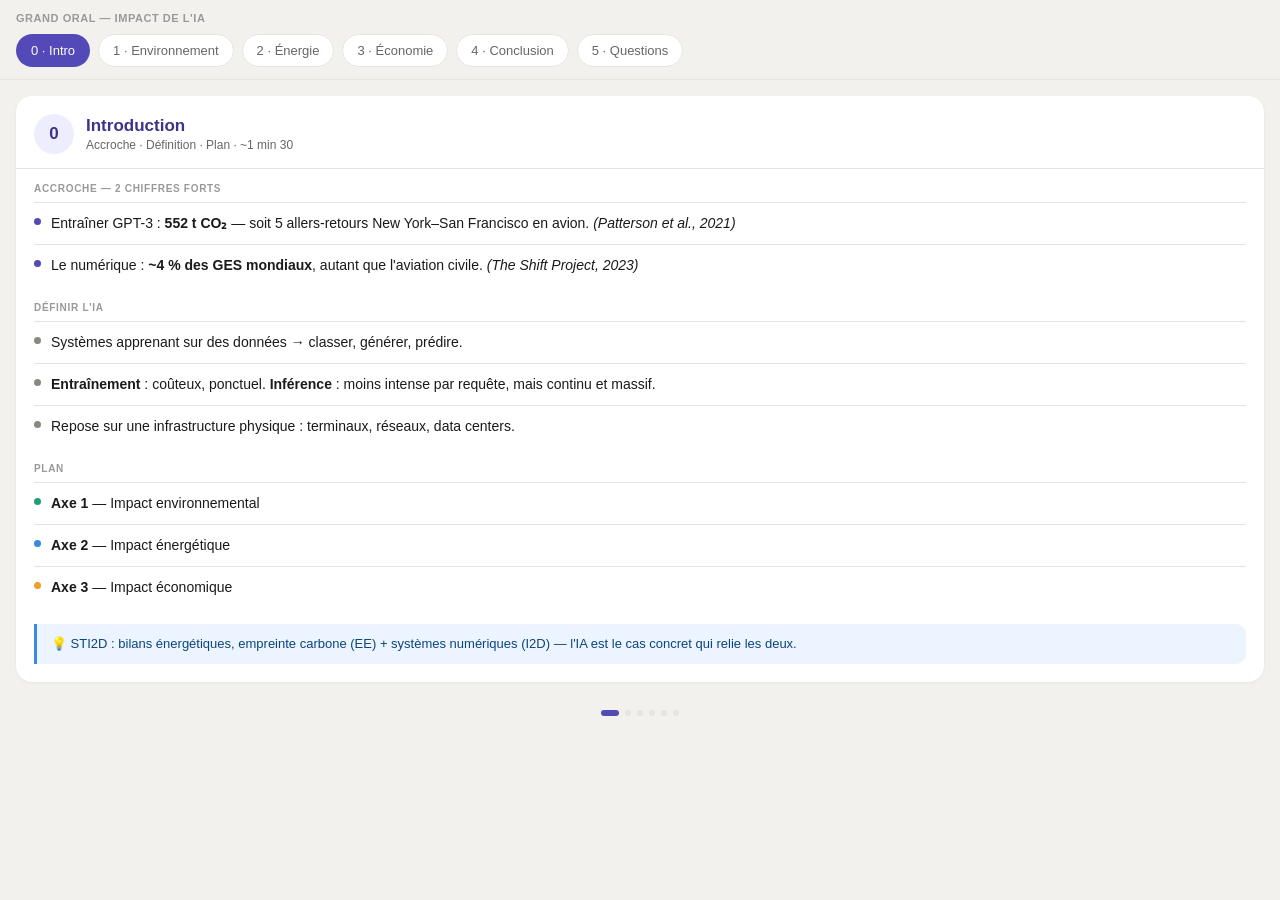
<file: fiches_grand_oral.html>
<!DOCTYPE html>
<html lang="fr">
<head>
<meta charset="UTF-8">
<meta name="viewport" content="width=device-width, initial-scale=1.0">
<meta name="apple-mobile-web-app-capable" content="yes">
<meta name="apple-mobile-web-app-status-bar-style" content="default">
<meta name="apple-mobile-web-app-title" content="Grand Oral IA">
<title>Grand Oral — Impact de l'IA</title>
<style>
  * { box-sizing: border-box; margin: 0; padding: 0; -webkit-tap-highlight-color: transparent; }
  :root {
    --purple:#534AB7; --purple-bg:#EEEDFE; --purple-text:#3C3489;
    --teal:#1D9E75;   --teal-bg:#E1F5EE;   --teal-text:#085041;
    --blue:#378ADD;   --blue-bg:#E6F1FB;   --blue-text:#0C447C;
    --amber:#EF9F27;  --amber-bg:#FAEEDA;  --amber-text:#633806;
    --red:#E24B4A;    --red-bg:#FCEBEB;    --red-text:#791F1F;
    --gray:#888780;   --gray-bg:#F1EFE8;   --gray-text:#444441;
    --border:#E5E4E0; --text:#1a1a1a; --text-sec:#666; --text-ter:#999;
    --bg:#ffffff; --bg-sec:#F7F6F3;
  }
  body {
    font-family:-apple-system,BlinkMacSystemFont,'Helvetica Neue',sans-serif;
    background:#F2F1EE; color:var(--text); min-height:100vh;
    padding-bottom:env(safe-area-inset-bottom); overflow-x:hidden;
  }
  .top-bar {
    position:sticky; top:0; z-index:100;
    background:rgba(242,241,238,0.92);
    backdrop-filter:blur(12px); -webkit-backdrop-filter:blur(12px);
    padding:12px 16px 0; border-bottom:0.5px solid var(--border);
  }
  .top-title { font-size:11px; font-weight:600; letter-spacing:0.05em; text-transform:uppercase; color:var(--text-ter); margin-bottom:10px; }
  .nav-scroll { display:flex; gap:8px; overflow-x:auto; padding-bottom:12px; scrollbar-width:none; }
  .nav-scroll::-webkit-scrollbar { display:none; }
  .nav-btn {
    flex-shrink:0; padding:8px 14px; border-radius:20px;
    border:1px solid var(--border); background:white;
    font-size:13px; font-weight:500; color:var(--text-sec);
    cursor:pointer; transition:all 0.15s; white-space:nowrap;
  }
  .nav-btn.active { color:white; border-color:transparent; }
  .fiche { display:none; padding:16px; }
  .fiche.active { display:block; }
  @keyframes slideInRight { from{opacity:0;transform:translateX(32px)} to{opacity:1;transform:translateX(0)} }
  @keyframes slideInLeft  { from{opacity:0;transform:translateX(-32px)} to{opacity:1;transform:translateX(0)} }
  .fiche.anim-right { animation:slideInRight 0.28s cubic-bezier(0.25,0.46,0.45,0.94); }
  .fiche.anim-left  { animation:slideInLeft  0.28s cubic-bezier(0.25,0.46,0.45,0.94); }
  .fiche-card { background:white; border-radius:16px; overflow:hidden; box-shadow:0 1px 3px rgba(0,0,0,0.06); }
  .fiche-header { padding:18px 18px 14px; border-bottom:1px solid var(--border); display:flex; align-items:center; gap:12px; }
  .fiche-num { width:40px; height:40px; border-radius:50%; display:flex; align-items:center; justify-content:center; font-size:17px; font-weight:700; flex-shrink:0; }
  .fiche-title { font-size:17px; font-weight:700; line-height:1.2; }
  .fiche-subtitle { font-size:12px; color:var(--text-sec); margin-top:2px; }
  .fiche-body { padding:14px 18px 18px; display:flex; flex-direction:column; gap:16px; }
  .section-label { font-size:10px; font-weight:700; letter-spacing:0.07em; text-transform:uppercase; color:var(--text-ter); margin-bottom:8px; }
  ul.pts { list-style:none; border-top:0.5px solid var(--border); }
  ul.pts li { display:flex; gap:10px; align-items:flex-start; padding:10px 0; border-bottom:0.5px solid var(--border); font-size:14px; line-height:1.5; }
  ul.pts li:last-child { border-bottom:none; }
  .li-text { flex:1; min-width:0; word-break:break-word; }
  .dot { width:7px; height:7px; border-radius:50%; flex-shrink:0; margin-top:5px; }
  .cards { display:grid; grid-template-columns:1fr 1fr; gap:8px; }
  .card { background:var(--bg-sec); border-radius:10px; padding:10px 12px; border:0.5px solid var(--border); }
  .card-label { font-size:11px; color:var(--text-sec); margin-bottom:3px; }
  .card-val { font-size:20px; font-weight:700; line-height:1.1; }
  .card-ctx { font-size:10px; color:var(--text-ter); margin-top:3px; }
  .tip,.warn { border-radius:0 10px 10px 0; padding:10px 14px; font-size:13px; line-height:1.5; }
  .tip  { background:#EBF4FF; border-left:3px solid var(--blue);  color:var(--blue-text); }
  .warn { background:#FFF8EC; border-left:3px solid var(--amber); color:var(--amber-text); }
  .pue-box { background:var(--bg-sec); border-radius:12px; padding:14px 16px; border:0.5px solid var(--border); }
  .pue-formula { font-size:13px; font-weight:600; text-align:center; padding:8px; background:white; border-radius:8px; border:0.5px solid var(--border); margin-bottom:10px; letter-spacing:0.02em; }
  .pue-examples { display:flex; gap:8px; margin-bottom:10px; }
  .pue-ex { flex:1; background:white; border-radius:8px; padding:8px 10px; border:0.5px solid var(--border); text-align:center; }
  .pue-ex .val { font-size:16px; font-weight:700; }
  .pue-ex .desc { font-size:10px; color:var(--text-sec); margin-top:2px; }
  .pue-note { font-size:12px; color:var(--text-sec); line-height:1.5; }
  .q-item { background:var(--bg-sec); border-radius:10px; padding:12px 14px; border:0.5px solid var(--border); }
  .q-tag { font-size:10px; color:var(--text-ter); margin-bottom:4px; }
  .q-q { font-size:15px; font-weight:700; margin-bottom:6px; }
  .q-a { font-size:13px; color:#444; line-height:1.5; }
  .q-list { display:flex; flex-direction:column; gap:10px; }
  .progress { display:flex; justify-content:center; gap:6px; padding:12px 0 4px; }
  .prog-dot { width:6px; height:6px; border-radius:50%; background:var(--border); transition:all 0.2s; }
  .prog-dot.active { width:18px; border-radius:3px; }
</style>
</head>
<body>

<div class="top-bar">
  <div class="top-title">Grand Oral — Impact de l'IA</div>
  <div class="nav-scroll">
    <button class="nav-btn active" onclick="show(0)">0 · Intro</button>
    <button class="nav-btn" onclick="show(1)">1 · Environnement</button>
    <button class="nav-btn" onclick="show(2)">2 · Énergie</button>
    <button class="nav-btn" onclick="show(3)">3 · Économie</button>
    <button class="nav-btn" onclick="show(4)">4 · Conclusion</button>
    <button class="nav-btn" onclick="show(5)">5 · Questions</button>
  </div>
</div>

<!-- FICHE 0 -->
<div class="fiche active" id="f0">
  <div class="fiche-card">
    <div class="fiche-header">
      <div class="fiche-num" style="background:var(--purple-bg);color:var(--purple-text);">0</div>
      <div>
        <div class="fiche-title" style="color:var(--purple-text);">Introduction</div>
        <div class="fiche-subtitle">Accroche · Définition · Plan · ~1 min 30</div>
      </div>
    </div>
    <div class="fiche-body">
      <div>
        <div class="section-label">Accroche — 2 chiffres forts</div>
        <ul class="pts">
          <li><span class="dot" style="background:var(--purple);"></span><span class="li-text">Entraîner GPT-3 : <strong>552 t CO₂</strong> — soit 5 allers-retours New York–San Francisco en avion. <em>(Patterson et al., 2021)</em></span></li>
          <li><span class="dot" style="background:var(--purple);"></span><span class="li-text">Le numérique : <strong>~4 % des GES mondiaux</strong>, autant que l'aviation civile. <em>(The Shift Project, 2023)</em></span></li>
        </ul>
      </div>
      <div>
        <div class="section-label">Définir l'IA</div>
        <ul class="pts">
          <li><span class="dot" style="background:var(--gray);"></span><span class="li-text">Systèmes apprenant sur des données → classer, générer, prédire.</span></li>
          <li><span class="dot" style="background:var(--gray);"></span><span class="li-text"><strong>Entraînement</strong> : coûteux, ponctuel. <strong>Inférence</strong> : moins intense par requête, mais continu et massif.</span></li>
          <li><span class="dot" style="background:var(--gray);"></span><span class="li-text">Repose sur une infrastructure physique : terminaux, réseaux, data centers.</span></li>
        </ul>
      </div>
      <div>
        <div class="section-label">Plan</div>
        <ul class="pts">
          <li><span class="dot" style="background:var(--teal);"></span><span class="li-text"><strong>Axe 1</strong> — Impact environnemental</span></li>
          <li><span class="dot" style="background:var(--blue);"></span><span class="li-text"><strong>Axe 2</strong> — Impact énergétique</span></li>
          <li><span class="dot" style="background:var(--amber);"></span><span class="li-text"><strong>Axe 3</strong> — Impact économique</span></li>
        </ul>
      </div>
      <div class="tip">💡 STI2D : bilans énergétiques, empreinte carbone (EE) + systèmes numériques (I2D) — l'IA est le cas concret qui relie les deux.</div>
    </div>
  </div>
</div>

<!-- FICHE 1 -->
<div class="fiche" id="f1">
  <div class="fiche-card">
    <div class="fiche-header">
      <div class="fiche-num" style="background:var(--teal-bg);color:var(--teal-text);">1</div>
      <div>
        <div class="fiche-title" style="color:var(--teal-text);">Axe 1 — Impact environnemental</div>
        <div class="fiche-subtitle">CO₂ · Eau · E-waste · ~2 min 30</div>
      </div>
    </div>
    <div class="fiche-body">
      <div class="cards">
        <div class="card"><div class="card-label">CO₂ — GPT-3</div><div class="card-val" style="color:var(--teal-text);">552 t</div><div class="card-ctx">Patterson et al., 2021</div></div>
        <div class="card"><div class="card-label">Eau — GPT-3</div><div class="card-val" style="color:var(--teal-text);">700 000 L</div><div class="card-ctx">Li et al., 2023</div></div>
        <div class="card"><div class="card-label">Numérique / GES mondiaux</div><div class="card-val" style="color:var(--teal-text);">~4 %</div><div class="card-ctx">The Shift Project, 2023</div></div>
        <div class="card"><div class="card-label">E-waste mondial TIC</div><div class="card-val" style="color:var(--teal-text);">62 Mt/an</div><div class="card-ctx">ONU, 2022</div></div>
      </div>
      <div>
        <div class="section-label">Empreinte carbone</div>
        <ul class="pts">
          <li><span class="dot" style="background:var(--teal);"></span><span class="li-text">Dépend fortement du <strong>mix électrique local</strong> : data center en Islande (géothermie) vs Pologne (charbon) → écart ×10 pour le même calcul.</span></li>
          <li><span class="dot" style="background:var(--teal);"></span><span class="li-text">GPT-4 estimé à plusieurs <strong>milliers de tonnes</strong> de CO₂ à l'entraînement — les modèles récents sont bien plus grands que GPT-3.</span></li>
        </ul>
      </div>
      <div>
        <div class="section-label">Eau &amp; E-waste</div>
        <ul class="pts">
          <li><span class="dot" style="background:var(--teal);"></span><span class="li-text"><strong>Eau :</strong> refroidissement par tours d'eau. Problème de <strong>stress hydrique local</strong> — certains data centers sont implantés en zones arides (coût du foncier).</span></li>
          <li><span class="dot" style="background:var(--teal);"></span><span class="li-text"><strong>E-waste :</strong> GPU renouvelés tous les 2–3 ans, matières rares (cobalt, lithium). Seulement ~20 % des e-déchets traités correctement (ONU).</span></li>
        </ul>
      </div>
      <div class="tip">💡 EE : relier au cycle de vie (ACV) — la fabrication des GPU représente parfois plus d'impact carbone que leur usage.</div>
      <div class="warn">⚠️ Nuance : l'IA aide aussi à modéliser le climat et optimiser les réseaux électriques — cause ET solution potentielle.</div>
    </div>
  </div>
</div>

<!-- FICHE 2 -->
<div class="fiche" id="f2">
  <div class="fiche-card">
    <div class="fiche-header">
      <div class="fiche-num" style="background:var(--blue-bg);color:var(--blue-text);">2</div>
      <div>
        <div class="fiche-title" style="color:var(--blue-text);">Axe 2 — Impact énergétique</div>
        <div class="fiche-subtitle">Chaîne complète · PUE · Entraînement vs Inférence · ~2 min 30</div>
      </div>
    </div>
    <div class="fiche-body">
      <div>
        <div class="section-label">La chaîne complète — Internet inclus</div>
        <ul class="pts">
          <li><span class="dot" style="background:var(--blue);"></span><span class="li-text">Chaque requête IA parcourt : <strong>terminal → réseau WiFi/4G/5G → backbone Internet → data center</strong>. Chaque maillon consomme de l'énergie.</span></li>
          <li><span class="dot" style="background:var(--blue);"></span><span class="li-text">Réseaux de télécoms : <strong>~200 TWh/an</strong> (IEA) — séparément des data centers, soit un niveau comparable.</span></li>
          <li><span class="dot" style="background:var(--blue);"></span><span class="li-text">L'IA aggrave la situation : réponses plus lourdes, images et vidéos générées → <strong>trafic réseau en forte hausse</strong>.</span></li>
        </ul>
      </div>
      <div>
        <div class="section-label">Le PUE — Power Usage Effectiveness</div>
        <div class="pue-box">
          <div class="pue-formula">PUE = Énergie totale du data center ÷ Énergie utile (calcul)</div>
          <div class="pue-examples">
            <div class="pue-ex"><div class="val" style="color:var(--teal-text);">1,0</div><div class="desc">Idéal — impossible en pratique</div></div>
            <div class="pue-ex"><div class="val" style="color:var(--blue-text);">1,1</div><div class="desc">Google (meilleur de classe)</div></div>
            <div class="pue-ex"><div class="val" style="color:var(--amber-text);">1,5</div><div class="desc">Moyenne industrie</div></div>
            <div class="pue-ex"><div class="val" style="color:var(--red-text);">2,0</div><div class="desc">Anciens centres</div></div>
          </div>
          <div class="pue-note">Exemple concret : PUE = 1,5 → pour <strong>100 kW de calcul</strong>, 50 kW supplémentaires sont gaspillés en <strong>climatisation</strong> (~40% des pertes) et conversions électriques.<br><br>Les GPU IA génèrent 2–3× plus de chaleur que des serveurs classiques → pression accrue sur le PUE.</div>
        </div>
      </div>
      <div>
        <div class="section-label">Entraînement vs inférence &amp; tendance</div>
        <ul class="pts">
          <li><span class="dot" style="background:var(--blue);"></span><span class="li-text"><strong>Entraînement :</strong> ponctuel mais intense — semaines de calcul sur des milliers de GPU.</span></li>
          <li><span class="dot" style="background:var(--blue);"></span><span class="li-text"><strong>Inférence :</strong> ~10× plus énergivore qu'une recherche Google par requête, <strong>et</strong> des milliards de requêtes/jour → effet cumulé : l'inférence dépasse largement l'entraînement en impact total.</span></li>
          <li><span class="dot" style="background:var(--blue);"></span><span class="li-text">Data centers : <strong>~415 TWh en 2024</strong> → <strong>~945 TWh projetés d'ici 2030</strong> (IEA, rapport "Energy and AI", 2025). Croissance de +12 %/an depuis 2017.</span></li>
        </ul>
      </div>
      <div class="tip">💡 EE : PUE = notion de rendement. Entraînement = puissance de crête. Inférence = régime permanent. Vocabulaire de cours directement applicable.</div>
    </div>
  </div>
</div>

<!-- FICHE 3 -->
<div class="fiche" id="f3">
  <div class="fiche-card">
    <div class="fiche-header">
      <div class="fiche-num" style="background:var(--amber-bg);color:var(--amber-text);">3</div>
      <div>
        <div class="fiche-title" style="color:var(--amber-text);">Axe 3 — Impact économique</div>
        <div class="fiche-subtitle">Marché · Emploi · Coûts · Bénéfices · ~2 min</div>
      </div>
    </div>
    <div class="fiche-body">
      <div class="cards">
        <div class="card"><div class="card-label">Marché IA (2023)</div><div class="card-val" style="color:var(--amber-text);">~200 Md$</div><div class="card-ctx">&gt;1 800 Md$ en 2030 (Statista)</div></div>
        <div class="card"><div class="card-label">Gain PIB potentiel</div><div class="card-val" style="color:var(--amber-text);">+7 %</div><div class="card-ctx">Goldman Sachs, 2023 — 10 ans</div></div>
        <div class="card"><div class="card-label">Emplois exposés</div><div class="card-val" style="color:var(--amber-text);">~40 %</div><div class="card-ctx">FMI, 2024</div></div>
        <div class="card"><div class="card-label">Coût entraîn. GPT-4</div><div class="card-val" style="color:var(--amber-text);">&gt;100 M$</div><div class="card-ctx">Sam Altman, 2023 (estim.)</div></div>
      </div>
      <div>
        <div class="section-label">3 dimensions</div>
        <ul class="pts">
          <li><span class="dot" style="background:var(--amber);"></span><span class="li-text"><strong>Marché :</strong> Nvidia ×8 en bourse entre 2022 et 2024. Nouvelles industries créées : cloud IA, MLOps, prompt engineering, cybersécurité IA.</span></li>
          <li><span class="dot" style="background:var(--amber);"></span><span class="li-text"><strong>Emploi :</strong> 40 % "exposés" ≠ 40 % perdus — certains augmentés, d'autres transformés. Le vrai risque : une <strong>transition inégale</strong> selon les pays et les niveaux de qualification.</span></li>
          <li><span class="dot" style="background:var(--amber);"></span><span class="li-text"><strong>Bénéfices :</strong> gains de productivité estimés 2 600–4 400 Md$/an (McKinsey, 2023), mais concentration chez les géants tech — <strong>fracture numérique</strong> Nord/Sud.</span></li>
        </ul>
      </div>
      <div class="warn">⚠️ Paradoxe : l'IA coûte cher en énergie et en eau, mais génère suffisamment de valeur économique pour que les entreprises continuent d'investir massivement.</div>
    </div>
  </div>
</div>

<!-- FICHE 4 -->
<div class="fiche" id="f4">
  <div class="fiche-card">
    <div class="fiche-header">
      <div class="fiche-num" style="background:var(--red-bg);color:var(--red-text);">4</div>
      <div>
        <div class="fiche-title" style="color:var(--red-text);">Conclusion</div>
        <div class="fiche-subtitle">Bilan · Tension · Ouverture · ~1 min</div>
      </div>
    </div>
    <div class="fiche-body">
      <div>
        <div class="section-label">Bilan par axe</div>
        <ul class="pts">
          <li><span class="dot" style="background:var(--red);"></span><span class="li-text"><strong>Environnemental :</strong> impact réel — CO₂, eau, e-waste — mais très dépendant des choix de localisation et du mix énergétique.</span></li>
          <li><span class="dot" style="background:var(--red);"></span><span class="li-text"><strong>Énergétique :</strong> toute la chaîne consomme (réseau inclus). PUE en amélioration, mais demande ×2,3 d'ici 2030 selon l'IEA.</span></li>
          <li><span class="dot" style="background:var(--red);"></span><span class="li-text"><strong>Économique :</strong> moteur de croissance, mais gains concentrés et risque de fracture numérique.</span></li>
        </ul>
      </div>
      <div>
        <div class="section-label">La tension centrale</div>
        <ul class="pts">
          <li><span class="dot" style="background:var(--gray);"></span><span class="li-text">L'IA est à la fois <strong>cause</strong> (consommatrice de ressources) et <strong>solution potentielle</strong> (optimisation énergétique, transition écologique).</span></li>
          <li><span class="dot" style="background:var(--gray);"></span><span class="li-text">La question n'est pas "faut-il l'IA ?" mais "<strong>comment la développer de façon soutenable ?</strong>"</span></li>
        </ul>
      </div>
      <div>
        <div class="section-label">Ouverture</div>
        <ul class="pts">
          <li><span class="dot" style="background:var(--gray);"></span><span class="li-text">Pistes : IA frugale (Mistral, Phi-3), data centers à énergie verte, AI Act européen (2024), sobriété numérique.</span></li>
        </ul>
      </div>
      <div class="tip">🎯 <strong>Phrase de fin :</strong> "L'IA restera une opportunité ou deviendra une contrainte selon les choix que nos sociétés feront dans les 10 prochaines années."</div>
    </div>
  </div>
</div>

<!-- FICHE 5 -->
<div class="fiche" id="f5">
  <div class="fiche-card">
    <div class="fiche-header">
      <div class="fiche-num" style="background:var(--gray-bg);color:var(--gray-text);">5</div>
      <div>
        <div class="fiche-title" style="color:var(--gray-text);">Questions probables du jury</div>
        <div class="fiche-subtitle">10 min de Q&amp;A — 9 questions</div>
      </div>
    </div>
    <div class="fiche-body">
      <div class="q-list">
        <div class="q-item">
          <div class="q-tag">EE — concept technique clé</div>
          <div class="q-q">Explique-moi concrètement le PUE.</div>
          <div class="q-a">PUE = énergie totale du data center ÷ énergie utile au calcul. Exemple : PUE = 1,5 → pour 100 kW de calcul, 50 kW supplémentaires sont gaspillés, principalement en climatisation (~40 % des pertes) et conversions électriques. Les GPU IA génèrent 2–3× plus de chaleur que des serveurs classiques, ce qui aggrave ce ratio. Google atteint ~1,1 en utilisant l'IA elle-même pour optimiser le refroidissement (DeepMind).</div>
        </div>
        <div class="q-item">
          <div class="q-tag">Internet</div>
          <div class="q-q">Pourquoi parles-tu d'Internet dans l'axe énergie ?</div>
          <div class="q-a">Parce que l'impact énergétique de l'IA ne se limite pas aux data centers. Chaque requête parcourt toute une chaîne : terminal → réseau WiFi/4G/5G → backbone Internet (câbles sous-marins, routeurs) → data center. Les réseaux de télécoms consomment ~200 TWh/an séparément des data centers (IEA). L'IA augmente aussi le trafic réseau car ses réponses sont plus lourdes.</div>
        </div>
        <div class="q-item">
          <div class="q-tag">Nuance</div>
          <div class="q-q">L'IA ne peut-elle pas aussi aider l'environnement ?</div>
          <div class="q-a">Oui — DeepMind a réduit la conso de refroidissement de Google de 40 %. L'IA aide la modélisation climatique, l'optimisation des réseaux électriques, la prévision des besoins en énergie. C'est le paradoxe central : l'IA est à la fois cause du problème et outil de la solution.</div>
        </div>
        <div class="q-item">
          <div class="q-tag">Sources</div>
          <div class="q-q">D'où viennent tes chiffres ?</div>
          <div class="q-a">CO₂/eau GPT-3 : Patterson et al. 2021 (Google Brain) / Li et al. 2023 (UC Riverside). Énergie data centers et réseaux : IEA 2023. Emplois : FMI 2024. Marché : Statista. Gains productivité : McKinsey 2023. Sources académiques et institutionnelles dans tous les cas.</div>
        </div>
        <div class="q-item">
          <div class="q-tag">Comparaison sectorielle</div>
          <div class="q-q">L'IA est-elle vraiment si polluante par rapport à d'autres secteurs ?</div>
          <div class="q-a">Numérique ~4 % des émissions mondiales = aviation civile. Sidérurgie ~8 %. L'IA seule = une fraction du numérique. Mais c'est la croissance qui inquiète : ×4 de consommation en 4 ans (IEA), là où d'autres secteurs décarbonent.</div>
        </div>
        <div class="q-item">
          <div class="q-tag">Emploi</div>
          <div class="q-q">L'IA va-t-elle vraiment détruire des emplois ?</div>
          <div class="q-a">FMI : 40 % "exposés" ≠ 40 % perdus. Certains seront augmentés, d'autres transformés. Historiquement, chaque révolution tech a détruit ET créé des emplois. Le vrai risque : la transition et les inégalités d'accès à la requalification.</div>
        </div>
        <div class="q-item">
          <div class="q-tag">Solutions</div>
          <div class="q-q">Que fait-on concrètement pour limiter l'impact ?</div>
          <div class="q-a">1) IA frugale : petits modèles efficaces (Mistral, Phi-3). 2) Data centers à énergie verte — Microsoft + réacteur nucléaire Three Mile Island (2024). 3) AI Act européen 2024 : transparence imposée. 4) Sobriété : mutualiser les modèles. 5) Efficacité algorithmique.</div>
        </div>
        <div class="q-item">
          <div class="q-tag">Lien spécialité</div>
          <div class="q-q">En quoi ce sujet se rattache à ta formation STI2D ?</div>
          <div class="q-a">Double lien : EE — bilan énergétique, rendement (PUE), empreinte carbone, transition énergétique. I2D — architecture des systèmes numériques, algorithmes, traitement de données. L'IA est un système numérique avec un impact physique réel — elle fait le pont entre les deux options.</div>
        </div>
        <div class="q-item">
          <div class="q-tag">Question ouverte</div>
          <div class="q-q">Un risque que tu n'as pas traité ?</div>
          <div class="q-a">La concentration de puissance : l'IA est contrôlée par quelques entreprises (OpenAI, Google, Meta) et quelques États. Risques géopolitiques et de souveraineté numérique. L'AI Act européen tente d'y répondre, mais les USA et la Chine n'ont pas de contraintes équivalentes.</div>
        </div>
      </div>
    </div>
  </div>
</div>

<div class="progress">
  <div class="prog-dot active" id="p0"></div>
  <div class="prog-dot" id="p1"></div>
  <div class="prog-dot" id="p2"></div>
  <div class="prog-dot" id="p3"></div>
  <div class="prog-dot" id="p4"></div>
  <div class="prog-dot" id="p5"></div>
</div>

<script>
  const colors = ['#534AB7','#1D9E75','#378ADD','#EF9F27','#E24B4A','#888780'];
  let current = 0;

  function show(n) {
    const sy = window.scrollY;
    const dir = n > current ? 'anim-right' : 'anim-left';
    document.querySelectorAll('.fiche').forEach(f => f.classList.remove('active','anim-right','anim-left'));
    document.querySelectorAll('.nav-btn').forEach((b,i) => {
      b.classList.toggle('active', i===n);
      b.style.background = i===n ? colors[n] : '';
    });
    document.querySelectorAll('.prog-dot').forEach((d,i) => {
      d.classList.toggle('active', i===n);
      d.style.background = i===n ? colors[n] : '';
    });
    const btn = document.querySelectorAll('.nav-btn')[n];
    const navScroll = document.querySelector('.nav-scroll');
    navScroll.scrollLeft = btn.offsetLeft - (navScroll.offsetWidth/2) + (btn.offsetWidth/2);
    current = n;
    const activeFiche = document.getElementById('f'+n);
    activeFiche.classList.add('active');
    requestAnimationFrame(() => {
      activeFiche.classList.add(dir);
      window.scrollTo(0, sy);
    });
  }

  let startX = 0;
  document.addEventListener('touchstart', e => startX = e.touches[0].clientX, {passive:true});
  document.addEventListener('touchend', e => {
    const dx = e.changedTouches[0].clientX - startX;
    if(Math.abs(dx) > 60) {
      if(dx < 0 && current < 5) show(current+1);
      if(dx > 0 && current > 0) show(current-1);
    }
  }, {passive:true});

  show(0);
</script>
</body>
</html>
</file>
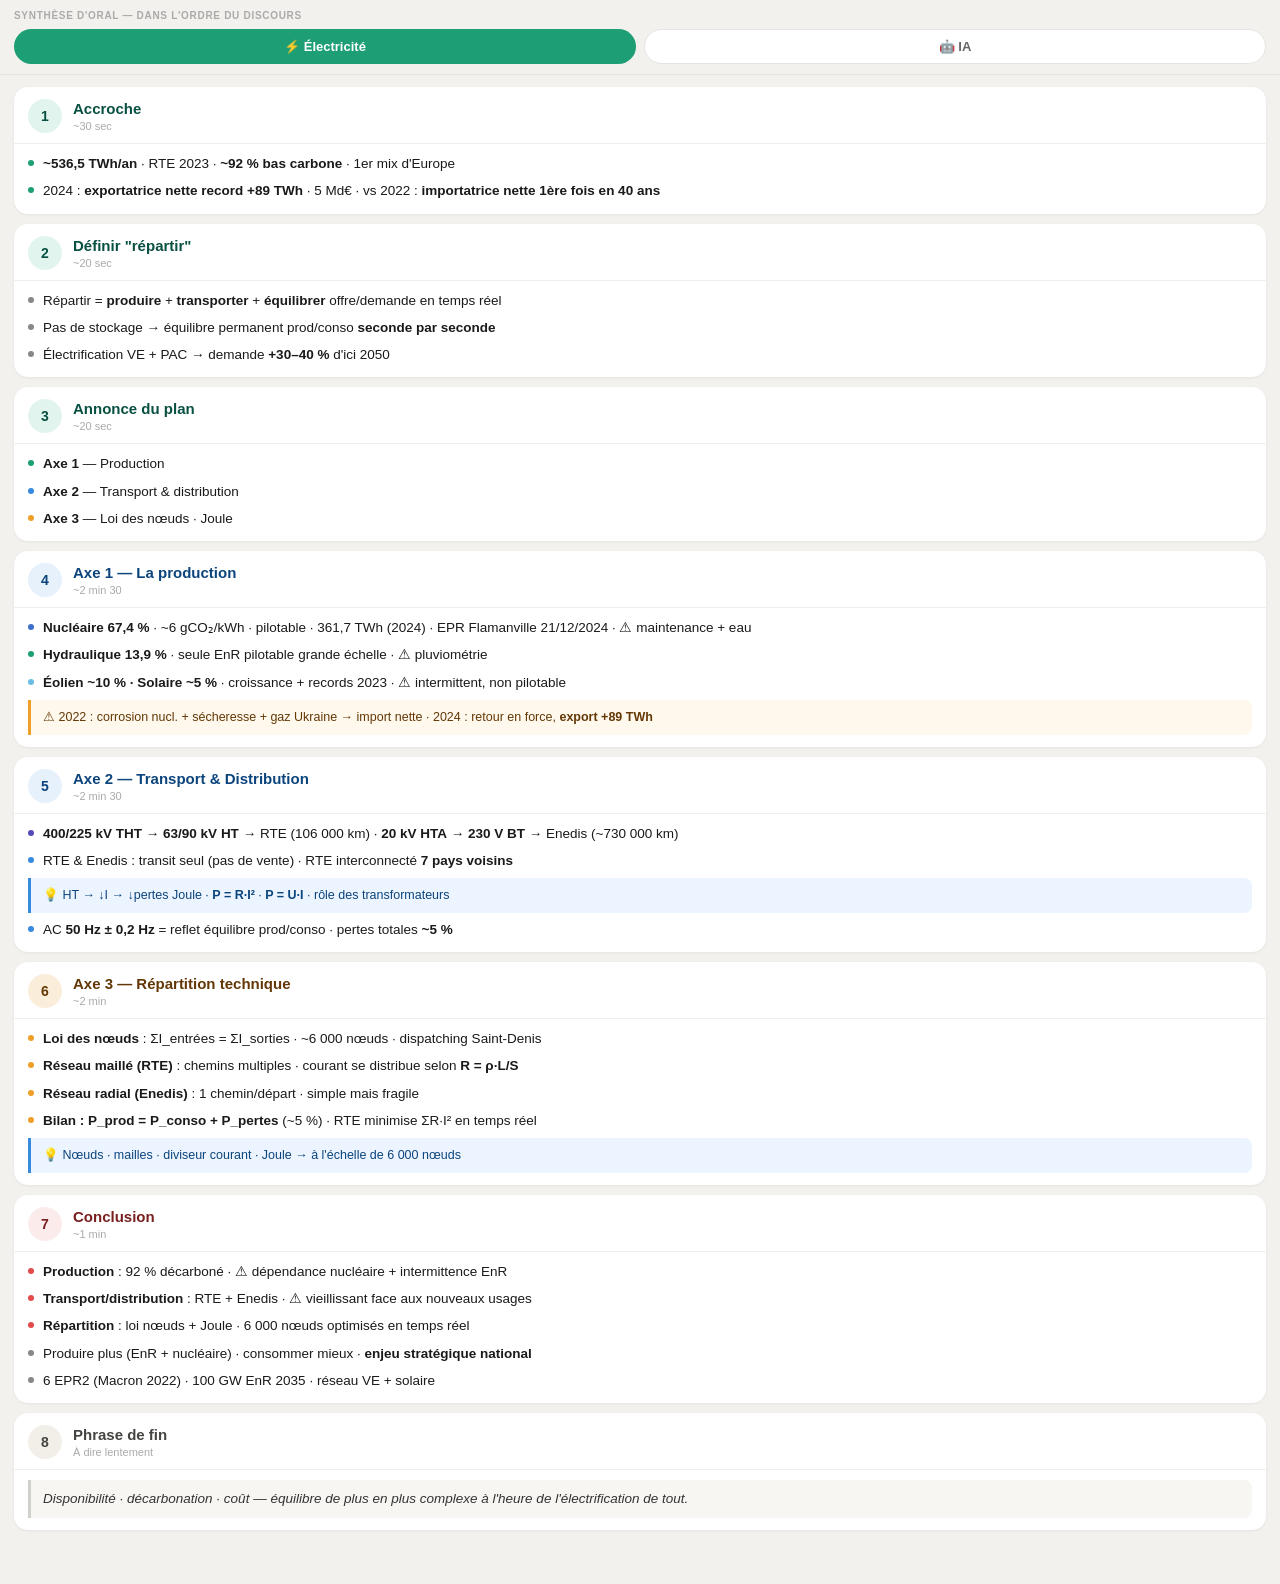
<file: fiches_synthese.html>
<!DOCTYPE html>
<html lang="fr">
<head>
<meta charset="UTF-8">
<meta name="viewport" content="width=device-width, initial-scale=1.0">
<meta name="apple-mobile-web-app-capable" content="yes">
<title>Synthèse d'oral</title>
<style>
  * { box-sizing: border-box; margin: 0; padding: 0; -webkit-tap-highlight-color: transparent; }
  body { font-family: -apple-system, BlinkMacSystemFont, 'Helvetica Neue', sans-serif; background: #F2F1EE; color: #1a1a1a; min-height: 100vh; padding-bottom: 32px; }

  .top-bar { position: sticky; top: 0; z-index: 100; background: rgba(242,241,238,0.95); backdrop-filter: blur(12px); padding: 10px 14px 0; border-bottom: 0.5px solid #E5E4E0; }
  .top-label { font-size: 10px; font-weight: 700; letter-spacing: 0.07em; text-transform: uppercase; color: #aaa; margin-bottom: 8px; }
  .tabs { display: flex; gap: 8px; padding-bottom: 10px; }
  .tab { flex: 1; padding: 9px; border-radius: 20px; border: 1px solid #E5E4E0; background: white; font-size: 13px; font-weight: 600; color: #666; cursor: pointer; text-align: center; }
  .tab.t0.active { background: #1D9E75; color: white; border-color: transparent; }
  .tab.t1.active { background: #534AB7; color: white; border-color: transparent; }

  .page { display: none; padding: 12px 14px; }
  .page.active { display: block; }

  /* Step block */
  .step { background: white; border-radius: 14px; margin-bottom: 10px; overflow: hidden; box-shadow: 0 1px 3px rgba(0,0,0,0.06); }
  .step-header { display: flex; align-items: center; gap: 11px; padding: 12px 14px 10px; border-bottom: 0.5px solid #F0EFE9; }
  .step-num { width: 34px; height: 34px; border-radius: 50%; display: flex; align-items: center; justify-content: center; font-size: 14px; font-weight: 800; flex-shrink: 0; }
  .step-title { font-size: 15px; font-weight: 700; line-height: 1.2; }
  .step-time { font-size: 11px; color: #aaa; margin-top: 2px; }
  .step-body { padding: 10px 14px 12px; display: flex; flex-direction: column; gap: 7px; }

  /* Points */
  .pt { display: flex; gap: 9px; align-items: flex-start; font-size: 13.5px; line-height: 1.5; }
  .pt-dot { width: 6px; height: 6px; border-radius: 50%; flex-shrink: 0; margin-top: 6px; }
  .pt-text { flex: 1; }
  .pt-text b { font-weight: 700; }

  /* Number chips inline */
  .chip { display: inline-block; font-weight: 700; font-size: 12px; padding: 1px 7px; border-radius: 10px; margin: 0 1px; }

  /* Tip */
  .tip { background: #EBF4FF; border-left: 3px solid #378ADD; border-radius: 0 8px 8px 0; padding: 8px 12px; font-size: 12.5px; color: #0C447C; line-height: 1.5; }
  .warn { background: #FFF8EC; border-left: 3px solid #EF9F27; border-radius: 0 8px 8px 0; padding: 8px 12px; font-size: 12.5px; color: #633806; line-height: 1.5; }

  /* Phrase finale */
  .phrase { font-style: italic; font-size: 13.5px; color: #333; line-height: 1.6; border-left: 3px solid #D0CFC9; padding: 8px 12px; background: #F7F6F3; border-radius: 0 8px 8px 0; }
</style>
</head>
<body>

<div class="top-bar">
  <div class="top-label">Synthèse d'oral — dans l'ordre du discours</div>
  <div class="tabs">
    <button class="tab t0 active" onclick="show(0)">⚡ Électricité</button>
    <button class="tab t1" onclick="show(1)">🤖 IA</button>
  </div>
</div>

<!-- ══════════ ÉLECTRICITÉ ══════════ -->
<div class="page active" id="p0">

  <!-- ÉTAPE 1 -->
  <div class="step">
    <div class="step-header">
      <div class="step-num" style="background:#E1F5EE;color:#085041;">1</div>
      <div>
        <div class="step-title" style="color:#085041;">Accroche</div>
        <div class="step-time">~30 sec</div>
      </div>
    </div>
    <div class="step-body">
      <div class="pt"><span class="pt-dot" style="background:#1D9E75;"></span><span class="pt-text"><b>~536,5 TWh/an</b> · RTE 2023 · <b>~92 % bas carbone</b> · 1er mix d'Europe</span></div>
      <div class="pt"><span class="pt-dot" style="background:#1D9E75;"></span><span class="pt-text">2024 : <b>exportatrice nette record +89 TWh</b> · 5 Md€ · vs 2022 : <b>importatrice nette 1ère fois en 40 ans</b></span></div>
    </div>
  </div>

  <!-- ÉTAPE 2 -->
  <div class="step">
    <div class="step-header">
      <div class="step-num" style="background:#E1F5EE;color:#085041;">2</div>
      <div>
        <div class="step-title" style="color:#085041;">Définir "répartir"</div>
        <div class="step-time">~20 sec</div>
      </div>
    </div>
    <div class="step-body">
      <div class="pt"><span class="pt-dot" style="background:#888;"></span><span class="pt-text">Répartir = <b>produire</b> + <b>transporter</b> + <b>équilibrer</b> offre/demande en temps réel</span></div>
      <div class="pt"><span class="pt-dot" style="background:#888;"></span><span class="pt-text">Pas de stockage → équilibre permanent prod/conso <b>seconde par seconde</b></span></div>
      <div class="pt"><span class="pt-dot" style="background:#888;"></span><span class="pt-text">Électrification VE + PAC → demande <b>+30–40 %</b> d'ici 2050</span></div>
    </div>
  </div>

  <!-- ÉTAPE 3 -->
  <div class="step">
    <div class="step-header">
      <div class="step-num" style="background:#E1F5EE;color:#085041;">3</div>
      <div>
        <div class="step-title" style="color:#085041;">Annonce du plan</div>
        <div class="step-time">~20 sec</div>
      </div>
    </div>
    <div class="step-body">
      <div class="pt"><span class="pt-dot" style="background:#1D9E75;"></span><span class="pt-text"><b>Axe 1</b> — Production</span></div>
      <div class="pt"><span class="pt-dot" style="background:#378ADD;"></span><span class="pt-text"><b>Axe 2</b> — Transport &amp; distribution</span></div>
      <div class="pt"><span class="pt-dot" style="background:#EF9F27;"></span><span class="pt-text"><b>Axe 3</b> — Loi des nœuds · Joule</span></div>
    </div>
  </div>

  <!-- ÉTAPE 4 -->
  <div class="step">
    <div class="step-header">
      <div class="step-num" style="background:#E6F1FB;color:#0C447C;">4</div>
      <div>
        <div class="step-title" style="color:#0C447C;">Axe 1 — La production</div>
        <div class="step-time">~2 min 30</div>
      </div>
    </div>
    <div class="step-body">
      <div class="pt"><span class="pt-dot" style="background:#3B6FCA;"></span><span class="pt-text"><b>Nucléaire 67,4 %</b> · ~6 gCO₂/kWh · pilotable · 361,7 TWh (2024) · EPR Flamanville 21/12/2024 · ⚠ maintenance + eau</span></div>
      <div class="pt"><span class="pt-dot" style="background:#1D9E75;"></span><span class="pt-text"><b>Hydraulique 13,9 %</b> · seule EnR pilotable grande échelle · ⚠ pluviométrie</span></div>
      <div class="pt"><span class="pt-dot" style="background:#6BBDE3;"></span><span class="pt-text"><b>Éolien ~10 % · Solaire ~5 %</b> · croissance + records 2023 · ⚠ intermittent, non pilotable</span></div>
      <div class="warn">⚠ 2022 : corrosion nucl. + sécheresse + gaz Ukraine → import nette · 2024 : retour en force, <b>export +89 TWh</b></div>
    </div>
  </div>

  <!-- ÉTAPE 5 -->
  <div class="step">
    <div class="step-header">
      <div class="step-num" style="background:#E6F1FB;color:#0C447C;">5</div>
      <div>
        <div class="step-title" style="color:#0C447C;">Axe 2 — Transport &amp; Distribution</div>
        <div class="step-time">~2 min 30</div>
      </div>
    </div>
    <div class="step-body">
      <div class="pt"><span class="pt-dot" style="background:#534AB7;"></span><span class="pt-text"><b>400/225 kV THT</b> → <b>63/90 kV HT</b> → RTE (106 000 km) · <b>20 kV HTA</b> → <b>230 V BT</b> → Enedis (~730 000 km)</span></div>
      <div class="pt"><span class="pt-dot" style="background:#378ADD;"></span><span class="pt-text">RTE &amp; Enedis : transit seul (pas de vente) · RTE interconnecté <b>7 pays voisins</b></span></div>
      <div class="tip">💡 HT → ↓I → ↓pertes Joule · <b>P = R·I²</b> · <b>P = U·I</b> · rôle des transformateurs</div>
      <div class="pt"><span class="pt-dot" style="background:#378ADD;"></span><span class="pt-text">AC <b>50 Hz ± 0,2 Hz</b> = reflet équilibre prod/conso · pertes totales <b>~5 %</b></span></div>
    </div>
  </div>

  <!-- ÉTAPE 6 -->
  <div class="step">
    <div class="step-header">
      <div class="step-num" style="background:#FAEEDA;color:#633806;">6</div>
      <div>
        <div class="step-title" style="color:#633806;">Axe 3 — Répartition technique</div>
        <div class="step-time">~2 min</div>
      </div>
    </div>
    <div class="step-body">
      <div class="pt"><span class="pt-dot" style="background:#EF9F27;"></span><span class="pt-text"><b>Loi des nœuds</b> : ΣI_entrées = ΣI_sorties · ~6 000 nœuds · dispatching Saint-Denis</span></div>
      <div class="pt"><span class="pt-dot" style="background:#EF9F27;"></span><span class="pt-text"><b>Réseau maillé (RTE)</b> : chemins multiples · courant se distribue selon <b>R = ρ·L/S</b></span></div>
      <div class="pt"><span class="pt-dot" style="background:#EF9F27;"></span><span class="pt-text"><b>Réseau radial (Enedis)</b> : 1 chemin/départ · simple mais fragile</span></div>
      <div class="pt"><span class="pt-dot" style="background:#EF9F27;"></span><span class="pt-text"><b>Bilan : P_prod = P_conso + P_pertes</b> (~5 %) · RTE minimise ΣR·I² en temps réel</span></div>
      <div class="tip">💡 Nœuds · mailles · diviseur courant · Joule → à l'échelle de 6 000 nœuds</div>
    </div>
  </div>

  <!-- ÉTAPE 7 -->
  <div class="step">
    <div class="step-header">
      <div class="step-num" style="background:#FCEBEB;color:#791F1F;">7</div>
      <div>
        <div class="step-title" style="color:#791F1F;">Conclusion</div>
        <div class="step-time">~1 min</div>
      </div>
    </div>
    <div class="step-body">
      <div class="pt"><span class="pt-dot" style="background:#E24B4A;"></span><span class="pt-text"><b>Production</b> : 92 % décarboné · ⚠ dépendance nucléaire + intermittence EnR</span></div>
      <div class="pt"><span class="pt-dot" style="background:#E24B4A;"></span><span class="pt-text"><b>Transport/distribution</b> : RTE + Enedis · ⚠ vieillissant face aux nouveaux usages</span></div>
      <div class="pt"><span class="pt-dot" style="background:#E24B4A;"></span><span class="pt-text"><b>Répartition</b> : loi nœuds + Joule · 6 000 nœuds optimisés en temps réel</span></div>
      <div class="pt"><span class="pt-dot" style="background:#888;"></span><span class="pt-text">Produire plus (EnR + nucléaire) · consommer mieux · <b>enjeu stratégique national</b></span></div>
      <div class="pt"><span class="pt-dot" style="background:#888;"></span><span class="pt-text">6 EPR2 (Macron 2022) · 100 GW EnR 2035 · réseau VE + solaire</span></div>
    </div>
  </div>

  <!-- ÉTAPE 8 -->
  <div class="step">
    <div class="step-header">
      <div class="step-num" style="background:#F1EFE8;color:#444441;">8</div>
      <div>
        <div class="step-title" style="color:#444441;">Phrase de fin</div>
        <div class="step-time">À dire lentement</div>
      </div>
    </div>
    <div class="step-body">
      <div class="phrase">Disponibilité · décarbonation · coût — équilibre de plus en plus complexe à l'heure de l'électrification de tout.</div>
    </div>
  </div>

</div>

<!-- ══════════ IA ══════════ -->
<div class="page" id="p1">

  <!-- ÉTAPE 1 -->
  <div class="step">
    <div class="step-header">
      <div class="step-num" style="background:#EEEDFE;color:#3C3489;">1</div>
      <div>
        <div class="step-title" style="color:#3C3489;">Accroche</div>
        <div class="step-time">~30 sec</div>
      </div>
    </div>
    <div class="step-body">
      <div class="pt"><span class="pt-dot" style="background:#534AB7;"></span><span class="pt-text">GPT-3 : <b>552 t CO₂</b> · = 5 AR New York–San Francisco · Patterson 2021</span></div>
      <div class="pt"><span class="pt-dot" style="background:#534AB7;"></span><span class="pt-text">Numérique : <b>~4 % GES mondiaux</b> = aviation civile · Shift Project 2023</span></div>
    </div>
  </div>

  <!-- ÉTAPE 2 -->
  <div class="step">
    <div class="step-header">
      <div class="step-num" style="background:#EEEDFE;color:#3C3489;">2</div>
      <div>
        <div class="step-title" style="color:#3C3489;">Définir l'IA</div>
        <div class="step-time">~20 sec</div>
      </div>
    </div>
    <div class="step-body">
      <div class="pt"><span class="pt-dot" style="background:#888;"></span><span class="pt-text">Apprendre sur données → classer · générer · prédire</span></div>
      <div class="pt"><span class="pt-dot" style="background:#888;"></span><span class="pt-text"><b>Entraînement</b> (coûteux, ponctuel) · <b>Inférence</b> (continu, massif)</span></div>
      <div class="pt"><span class="pt-dot" style="background:#888;"></span><span class="pt-text">Infrastructure : terminaux · réseaux · data centers</span></div>
    </div>
  </div>

  <!-- ÉTAPE 3 -->
  <div class="step">
    <div class="step-header">
      <div class="step-num" style="background:#EEEDFE;color:#3C3489;">3</div>
      <div>
        <div class="step-title" style="color:#3C3489;">Annonce du plan</div>
        <div class="step-time">~20 sec</div>
      </div>
    </div>
    <div class="step-body">
      <div class="pt"><span class="pt-dot" style="background:#1D9E75;"></span><span class="pt-text"><b>Axe 1</b> — Environnemental : CO₂ · eau · e-waste</span></div>
      <div class="pt"><span class="pt-dot" style="background:#378ADD;"></span><span class="pt-text"><b>Axe 2</b> — Énergétique : toute la chaîne</span></div>
      <div class="pt"><span class="pt-dot" style="background:#EF9F27;"></span><span class="pt-text"><b>Axe 3</b> — Économique : marché · emploi · fractures</span></div>
    </div>
  </div>

  <!-- ÉTAPE 4 -->
  <div class="step">
    <div class="step-header">
      <div class="step-num" style="background:#E1F5EE;color:#085041;">4</div>
      <div>
        <div class="step-title" style="color:#085041;">Axe 1 — Impact environnemental</div>
        <div class="step-time">~2 min 30</div>
      </div>
    </div>
    <div class="step-body">
      <div class="pt"><span class="pt-dot" style="background:#1D9E75;"></span><span class="pt-text"><b>Carbone</b> : 552 t (GPT-3) · GPT-4 : milliers t · mix local crucial · Islande vs Pologne ×10</span></div>
      <div class="pt"><span class="pt-dot" style="background:#1D9E75;"></span><span class="pt-text"><b>Eau</b> : 700 000 L (GPT-3) · tours refroidissement · ⚠ stress hydrique zones arides · Li 2023</span></div>
      <div class="pt"><span class="pt-dot" style="background:#1D9E75;"></span><span class="pt-text"><b>E-waste</b> : 62 Mt/an (ONU 2022) · GPU renouvelés 2–3 ans · cobalt/lithium · ~20 % traités · ACV : fabrication &gt; usage</span></div>
      <div class="warn">⚠ Paradoxe : IA = solution aussi · DeepMind <b>−40 %</b> refroidissement Google · modélisation climat + réseaux</div>
    </div>
  </div>

  <!-- ÉTAPE 5 -->
  <div class="step">
    <div class="step-header">
      <div class="step-num" style="background:#E6F1FB;color:#0C447C;">5</div>
      <div>
        <div class="step-title" style="color:#0C447C;">Axe 2 — Impact énergétique</div>
        <div class="step-time">~2 min 30</div>
      </div>
    </div>
    <div class="step-body">
      <div class="pt"><span class="pt-dot" style="background:#378ADD;"></span><span class="pt-text">Terminal → WiFi/5G → backbone → data center · télécom seul : <b>~200 TWh/an</b> (IEA)</span></div>
      <div class="pt"><span class="pt-dot" style="background:#378ADD;"></span><span class="pt-text"><b>PUE</b> = énergie totale ÷ énergie utile · 1,0 idéal · 1,1 Google · 1,5 industrie · 2,0 vieux · = rendement EE</span></div>
      <div class="pt"><span class="pt-dot" style="background:#378ADD;"></span><span class="pt-text">Entraînement : <b>crête</b> (semaines, GPU×1000) · Inférence : ×10 Google/requête · milliards/jour → impact total &gt; entraînement</span></div>
      <div class="pt"><span class="pt-dot" style="background:#378ADD;"></span><span class="pt-text">Data centers : <b>415 TWh (2024) → 945 TWh (2030)</b> · +12 %/an · IEA "Energy and AI" 2025</span></div>
    </div>
  </div>

  <!-- ÉTAPE 6 -->
  <div class="step">
    <div class="step-header">
      <div class="step-num" style="background:#FAEEDA;color:#633806;">6</div>
      <div>
        <div class="step-title" style="color:#633806;">Axe 3 — Impact économique</div>
        <div class="step-time">~2 min</div>
      </div>
    </div>
    <div class="step-body">
      <div class="pt"><span class="pt-dot" style="background:#EF9F27;"></span><span class="pt-text"><b>Marché</b> : 200 Md$ (2023) → &gt;1 800 Md$ (2030) · Nvidia ×8 (2022–24) · cloud IA · MLOps · prompt eng.</span></div>
      <div class="pt"><span class="pt-dot" style="background:#EF9F27;"></span><span class="pt-text"><b>Emploi</b> : FMI 40 % exposés (≠ perdus) · augmentés ou transformés · ⚠ transition inégale</span></div>
      <div class="pt"><span class="pt-dot" style="background:#EF9F27;"></span><span class="pt-text"><b>Bénéfices</b> : +2 600–4 400 Md$/an · McKinsey 2023 · ⚠ gains concentrés → fracture Nord/Sud</span></div>
    </div>
  </div>

  <!-- ÉTAPE 7 -->
  <div class="step">
    <div class="step-header">
      <div class="step-num" style="background:#FCEBEB;color:#791F1F;">7</div>
      <div>
        <div class="step-title" style="color:#791F1F;">Conclusion</div>
        <div class="step-time">~1 min</div>
      </div>
    </div>
    <div class="step-body">
      <div class="pt"><span class="pt-dot" style="background:#E24B4A;"></span><span class="pt-text"><b>Env</b> : CO₂ · eau · e-waste · ⚠ mix local décisif</span></div>
      <div class="pt"><span class="pt-dot" style="background:#E24B4A;"></span><span class="pt-text"><b>Énergie</b> : chaîne complète · PUE ↑ · mais ×2,3 d'ici 2030 (IEA)</span></div>
      <div class="pt"><span class="pt-dot" style="background:#E24B4A;"></span><span class="pt-text"><b>Éco</b> : croissance · ⚠ gains concentrés + fracture numérique</span></div>
      <div class="pt"><span class="pt-dot" style="background:#888;"></span><span class="pt-text"><b>Cause ET solution</b> · IA frugale (Mistral, Phi-3) · énergie verte · AI Act 2024 · sobriété</span></div>
    </div>
  </div>

  <!-- ÉTAPE 8 -->
  <div class="step">
    <div class="step-header">
      <div class="step-num" style="background:#F1EFE8;color:#444441;">8</div>
      <div>
        <div class="step-title" style="color:#444441;">Phrase de fin</div>
        <div class="step-time">À dire lentement</div>
      </div>
    </div>
    <div class="step-body">
      <div class="phrase">Opportunité ou contrainte — selon les choix des 10 prochaines années.</div>
    </div>
  </div>

</div>

<script>
  function show(n) {
    document.querySelectorAll('.tab').forEach((t,i) => t.classList.toggle('active', i===n));
    document.querySelectorAll('.page').forEach((p,i) => p.classList.toggle('active', i===n));
  }
</script>
</body>
</html>
</file>
